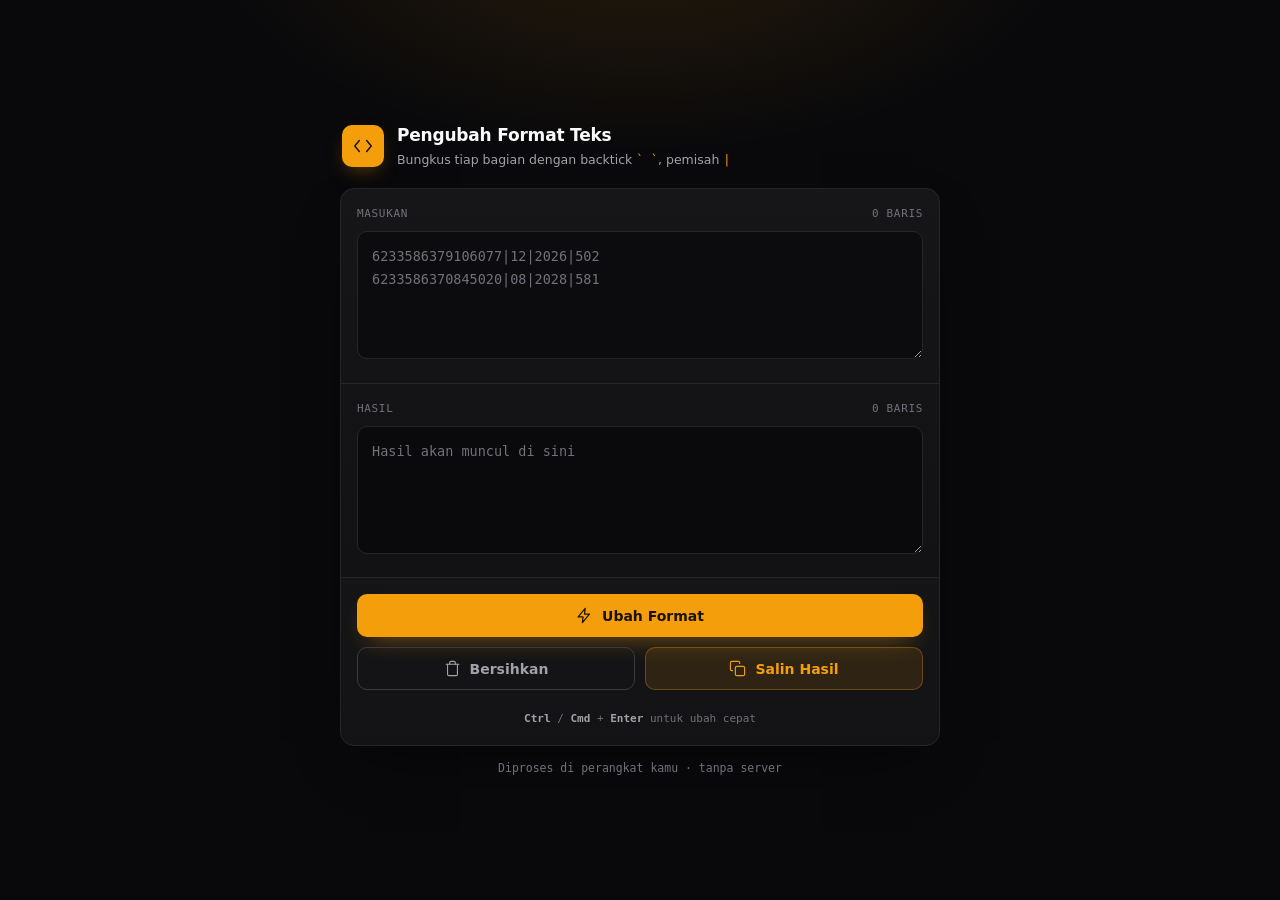
<file: src/tools/html/format_converter.html>
<!DOCTYPE html>
<html lang="id">
<head>
<meta charset="UTF-8">
<meta name="viewport" content="width=device-width, initial-scale=1.0">
<title>Pengubah Format Teks</title>
<style>
  /* ============================================================
     DESIGN READ: dev-utility redesign, dark-tech language,
     neutral zinc base + ONE warm accent (amber). Mono-forward.
     Restrained motion (intensity ~3). Offline, single file:
     no CDN fonts/icons (system + ui-monospace stacks).
     One accent locked. One radius scale: surfaces 14px,
     controls 10px. Icons = simple inline stroke SVG, 1.5px.
     ============================================================ */
  :root{
    --bg:#09090b;        /* zinc-950 */
    --panel:#161618;     /* zinc-900-ish */
    --panel-2:#101012;
    --inset:#0c0c0e;
    --line:#262629;      /* zinc-800 */
    --line-2:#3a3a3f;    /* zinc-700 */
    --txt:#fafafa;       /* zinc-50 */
    --mut:#a1a1aa;       /* zinc-400 */
    --mut-2:#71717a;     /* zinc-500 */
    --acc:#f59e0b;       /* amber-500 (single locked accent) */
    --acc-soft:rgba(245,158,11,.12);
    --acc-line:rgba(245,158,11,.30);
    --on-acc:#1a1205;    /* dark text on amber for AA contrast */
    --ok:#f59e0b;
    --err:#fb7185;       /* rose for error feedback only */
    --r-surface:14px;
    --r-control:10px;
    --mono:ui-monospace,"SF Mono","JetBrains Mono","Cascadia Code","Roboto Mono",Menlo,Consolas,monospace;
    --sans:system-ui,-apple-system,"Segoe UI",Roboto,Helvetica,Arial,sans-serif;
  }
  *{box-sizing:border-box}
  html,body{height:100%}
  body{
    margin:0;background:var(--bg);color:var(--txt);font-family:var(--sans);
    min-height:100dvh;display:flex;align-items:center;justify-content:center;
    padding:24px;line-height:1.55;-webkit-font-smoothing:antialiased;
    /* single soft accent wash, not a mesh */
    background-image:radial-gradient(620px 320px at 50% -8%,var(--acc-soft),transparent 70%);
    background-repeat:no-repeat;
  }
  .app{width:100%;max-width:600px;animation:in .5s cubic-bezier(.2,.8,.2,1) both}
  @keyframes in{from{opacity:0;transform:translateY(10px)}to{opacity:1;transform:none}}

  /* Header: left-aligned, intentional, not a centered hero */
  .top{display:flex;align-items:center;gap:13px;margin-bottom:18px;padding:0 2px}
  .mark{
    flex:none;width:42px;height:42px;border-radius:var(--r-control);
    background:var(--acc);color:var(--on-acc);display:grid;place-items:center;
    box-shadow:0 8px 20px -8px rgba(245,158,11,.5);
  }
  .top h1{margin:0;font-size:17px;font-weight:650;letter-spacing:-.2px}
  .top p{margin:2px 0 0;font-size:12.5px;color:var(--mut)}
  .top code{font-family:var(--mono);color:var(--acc);font-size:12px}

  .panel{
    background:linear-gradient(180deg,var(--panel),var(--panel-2));
    border:1px solid var(--line);border-radius:var(--r-surface);
    box-shadow:0 24px 60px -28px rgba(0,0,0,.8);overflow:hidden;
  }
  .field{padding:16px}
  .field + .field{border-top:1px solid var(--line)}
  .flabel{display:flex;align-items:center;justify-content:space-between;margin-bottom:9px}
  .flabel span{font-family:var(--mono);font-size:11px;letter-spacing:.06em;color:var(--mut-2);text-transform:uppercase}
  .count{font-family:var(--mono);font-size:11px;color:var(--mut-2)}
  textarea{
    width:100%;border:1px solid var(--line);background:var(--inset);color:var(--txt);
    border-radius:var(--r-control);padding:13px 14px;font-family:var(--mono);
    font-size:13.5px;line-height:1.7;resize:vertical;outline:none;min-height:128px;
    transition:border-color .15s,box-shadow .15s;
  }
  textarea::placeholder{color:var(--mut-2)}
  textarea:focus{border-color:var(--acc-line);box-shadow:0 0 0 3px var(--acc-soft)}
  textarea[readonly]{color:#fde9c8;background:#0a0a0c}

  /* action bar */
  .bar{display:grid;grid-template-columns:1fr;gap:10px;padding:16px;border-top:1px solid var(--line);background:rgba(255,255,255,.012)}
  .bar .secondary-row{display:grid;grid-template-columns:1fr 1fr;gap:10px}
  @media(max-width:420px){.bar .secondary-row{grid-template-columns:1fr}}

  .btn{
    border:1px solid transparent;cursor:pointer;font-family:var(--sans);font-weight:600;
    font-size:14px;padding:12px 16px;border-radius:var(--r-control);
    display:inline-flex;align-items:center;justify-content:center;gap:9px;
    transition:transform .12s ease,background .15s,border-color .15s,box-shadow .2s,color .15s;
  }
  .btn:active{transform:translateY(1px) scale(.985)}
  .btn svg{width:17px;height:17px;flex:none}
  /* primary: solid amber, dark text (AA pass) */
  .btn-primary{background:var(--acc);color:var(--on-acc);box-shadow:0 10px 26px -12px rgba(245,158,11,.6)}
  .btn-primary:hover{background:#fbb536;box-shadow:0 14px 30px -12px rgba(245,158,11,.7)}
  /* soft accent (same family, locked) */
  .btn-soft{background:var(--acc-soft);color:var(--acc);border-color:var(--acc-line)}
  .btn-soft:hover{background:rgba(245,158,11,.18)}
  /* ghost neutral */
  .btn-ghost{background:transparent;color:var(--mut);border-color:var(--line-2)}
  .btn-ghost:hover{color:var(--txt);border-color:var(--mut-2);background:rgba(255,255,255,.03)}
  .kbd{font-family:var(--mono);font-size:11px;color:var(--mut-2);text-align:center;padding:10px 0 2px}
  .kbd b{color:var(--mut);font-weight:600}

  .foot{text-align:center;font-size:11.5px;color:var(--mut-2);margin-top:14px;font-family:var(--mono)}

  /* toast */
  .toast{
    position:fixed;left:50%;bottom:24px;transform:translateX(-50%) translateY(150%);
    background:#1b1b1f;border:1px solid var(--line-2);color:var(--txt);
    padding:12px 16px;border-radius:var(--r-control);display:flex;align-items:center;gap:10px;
    font-size:13.5px;font-weight:550;box-shadow:0 18px 40px -16px rgba(0,0,0,.8);
    transition:transform .3s cubic-bezier(.2,.9,.3,1.1),opacity .3s;opacity:0;z-index:50;max-width:90vw;
  }
  .toast.show{transform:translateX(-50%) translateY(0);opacity:1}
  .toast svg{width:18px;height:18px;flex:none}
  .toast.success svg{color:var(--acc)}
  .toast.error svg{color:var(--err)}
</style>
</head>
<body>
  <div class="app">
    <div class="top">
      <div class="mark" aria-hidden="true">
        <svg viewBox="0 0 24 24" width="22" height="22" fill="none" stroke="currentColor" stroke-width="1.6" stroke-linecap="round" stroke-linejoin="round"><path d="M8 6 3 12l5 6"/><path d="m16 6 5 6-5 6"/></svg>
      </div>
      <div>
        <h1>Pengubah Format Teks</h1>
        <p>Bungkus tiap bagian dengan backtick <code>`&nbsp;`</code>, pemisah <code>|</code></p>
      </div>
    </div>

    <div class="panel">
      <div class="field">
        <div class="flabel">
          <span>Masukan</span>
          <span class="count" id="inCount">0 baris</span>
        </div>
        <textarea id="inputText" spellcheck="false" placeholder="6233586379106077|12|2026|502&#10;6233586370845020|08|2028|581"></textarea>
      </div>

      <div class="field">
        <div class="flabel">
          <span>Hasil</span>
          <span class="count" id="outCount">0 baris</span>
        </div>
        <textarea id="outputText" spellcheck="false" readonly placeholder="Hasil akan muncul di sini"></textarea>
      </div>

      <div class="bar">
        <button class="btn btn-primary" onclick="convertText()">
          <svg viewBox="0 0 24 24" fill="none" stroke="currentColor" stroke-width="1.7" stroke-linecap="round" stroke-linejoin="round"><path d="M13 2 3 14h7l-1 8 10-12h-7l1-8z"/></svg>
          Ubah Format
        </button>
        <div class="secondary-row">
          <button class="btn btn-ghost" onclick="clearAll()">
            <svg viewBox="0 0 24 24" fill="none" stroke="currentColor" stroke-width="1.6" stroke-linecap="round" stroke-linejoin="round"><path d="M3 6h18"/><path d="M19 6v14a2 2 0 0 1-2 2H7a2 2 0 0 1-2-2V6"/><path d="M8 6V4a2 2 0 0 1 2-2h4a2 2 0 0 1 2 2v2"/></svg>
            Bersihkan
          </button>
          <button class="btn btn-soft" onclick="copyText()">
            <svg viewBox="0 0 24 24" fill="none" stroke="currentColor" stroke-width="1.6" stroke-linecap="round" stroke-linejoin="round"><rect x="9" y="9" width="13" height="13" rx="2"/><path d="M5 15H4a2 2 0 0 1-2-2V4a2 2 0 0 1 2-2h9a2 2 0 0 1 2 2v1"/></svg>
            Salin Hasil
          </button>
        </div>
        <div class="kbd"><b>Ctrl</b> / <b>Cmd</b> + <b>Enter</b> untuk ubah cepat</div>
      </div>
    </div>

    <div class="foot">Diproses di perangkat kamu &middot; tanpa server</div>
  </div>

  <div id="toast" class="toast">
    <svg id="toastIcon" viewBox="0 0 24 24" fill="none" stroke="currentColor" stroke-width="1.8" stroke-linecap="round" stroke-linejoin="round"><path d="M20 6 9 17l-5-5"/></svg>
    <span id="toastMessage">Tersalin</span>
  </div>

<script>
  const $ = id => document.getElementById(id);
  const inEl = $('inputText'), outEl = $('outputText');

  const lineCount = v => v.trim() ? v.split('\n').filter(l => l.trim()).length : 0;
  function updateCounts(){
    $('inCount').textContent  = lineCount(inEl.value) + ' baris';
    $('outCount').textContent = lineCount(outEl.value) + ' baris';
  }
  inEl.addEventListener('input', updateCounts);

  function convertText(){
    const input = inEl.value;
    if(!input.trim()){ showToast('Masukkan teks terlebih dahulu', 'error'); inEl.focus(); return; }
    outEl.value = input.split('\n').map(line => {
      if(!line.trim()) return '';
      return line.split('|').map(p => '`' + p + '`').join('|');
    }).join('\n');
    updateCounts();
    showToast('Format berhasil diubah', 'success');
  }

  function clearAll(){
    inEl.value = ''; outEl.value = ''; updateCounts(); inEl.focus();
    showToast('Dibersihkan', 'success');
  }

  async function copyText(){
    if(!outEl.value){ showToast('Belum ada hasil untuk disalin', 'error'); return; }
    try{
      if(navigator.clipboard && navigator.clipboard.writeText){
        await navigator.clipboard.writeText(outEl.value);
      } else {
        outEl.select(); outEl.setSelectionRange(0, 99999);
        document.execCommand('copy'); window.getSelection().removeAllRanges();
      }
      showToast('Hasil tersalin ke clipboard', 'success');
    } catch(e){
      try{
        outEl.select(); outEl.setSelectionRange(0, 99999);
        document.execCommand('copy'); window.getSelection().removeAllRanges();
        showToast('Hasil tersalin', 'success');
      } catch(err){ showToast('Browser tidak mendukung copy otomatis', 'error'); }
    }
  }

  const ICON_OK  = '<path d="M20 6 9 17l-5-5"/>';
  const ICON_ERR = '<circle cx="12" cy="12" r="9"/><path d="M12 8v4"/><path d="M12 16h.01"/>';
  let toastTimeout;
  function showToast(message, type){
    const t = $('toast');
    $('toastMessage').textContent = message;
    $('toastIcon').innerHTML = type === 'success' ? ICON_OK : ICON_ERR;
    t.classList.remove('success','error');
    t.classList.add(type, 'show');
    clearTimeout(toastTimeout);
    toastTimeout = setTimeout(() => t.classList.remove('show'), 2500);
  }

  inEl.addEventListener('keydown', e => {
    if((e.ctrlKey || e.metaKey) && e.key === 'Enter') convertText();
  });
  updateCounts();
</script>
</body>
</html>
</file>
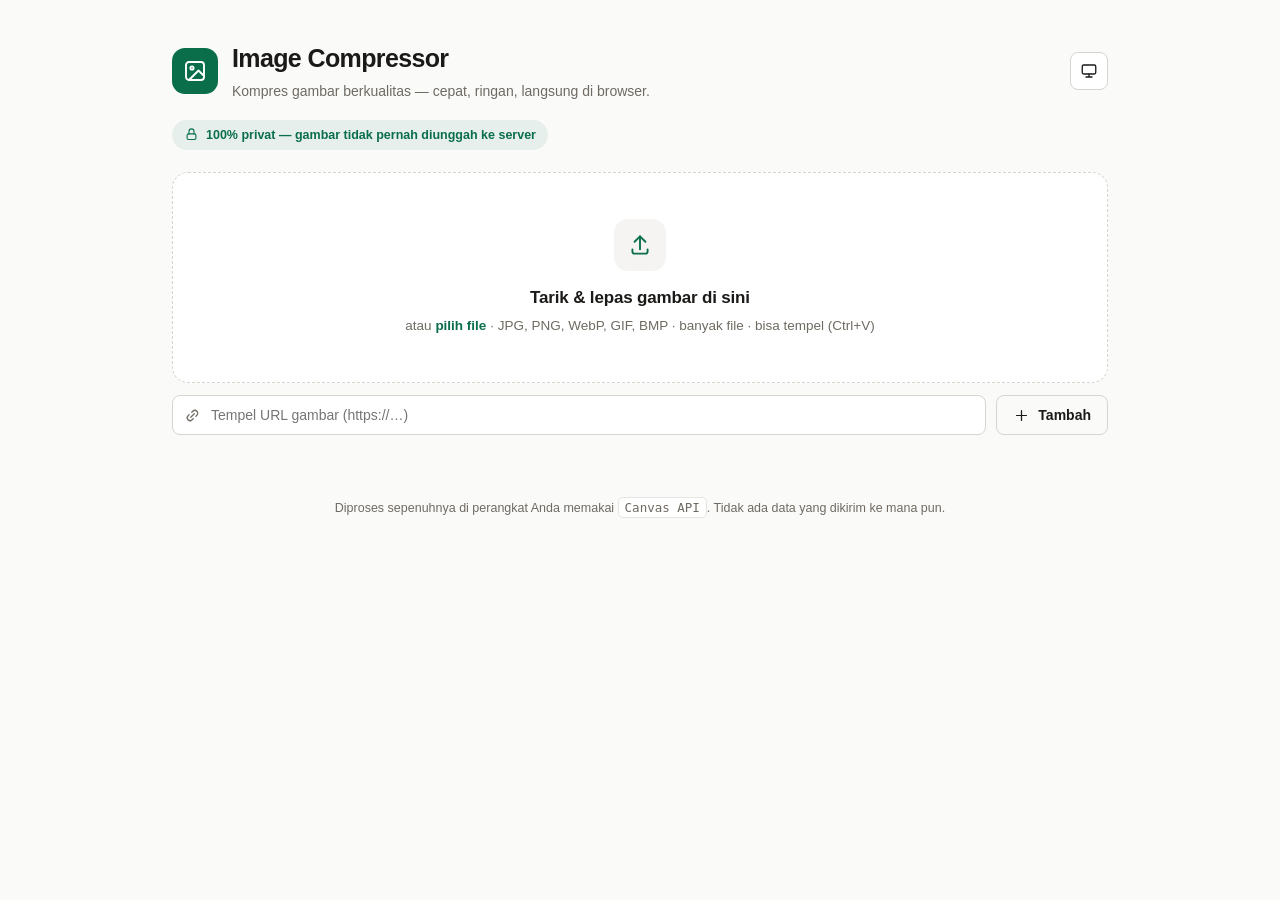
<file: src/tools/html/image-compressor.html>
<!DOCTYPE html>
<html lang="id">
<head>
<meta charset="UTF-8">
<meta name="viewport" content="width=device-width, initial-scale=1.0, viewport-fit=cover">
<title>Image Compressor — Kompres Gambar Privat</title>
<style>
  :root{
    --bg:#fafaf9; --panel:#ffffff; --panel-2:#f5f4f2; --ink:#1b1a18; --muted:#6f6a62;
    --line:#e7e5e1; --line-strong:#d8d5cf;
    --accent:#0a6e4b; --accent-press:#085c3e; --accent-tint:#0a6e4b14; --on-accent:#ffffff;
    --warn:#a8650f; --danger:#b23a2e;
    --r-sm:8px; --r-md:12px; --r-lg:16px;
    --shadow:0 1px 2px rgba(28,27,25,.05), 0 6px 20px rgba(28,27,25,.06);
    --shadow-lg:0 20px 50px rgba(20,20,18,.25);
    --mono:ui-monospace,SFMono-Regular,Menlo,Consolas,monospace;
    --sans:-apple-system,BlinkMacSystemFont,"Segoe UI",Roboto,Helvetica,Arial,sans-serif;
  }
  @media (prefers-color-scheme: dark){
    :root:not([data-theme="light"]){
      --bg:#121211; --panel:#1c1b1a; --panel-2:#232220; --ink:#f1efea; --muted:#9b958c;
      --line:#302e2b; --line-strong:#3b3936;
      --accent:#12a974; --accent-press:#0e8f62; --accent-tint:#12a97422; --on-accent:#06281c;
      --warn:#d99a3e; --danger:#e0675a;
      --shadow:0 1px 2px rgba(0,0,0,.4), 0 6px 20px rgba(0,0,0,.35);
      --shadow-lg:0 24px 60px rgba(0,0,0,.55);
    }
  }
  :root[data-theme="dark"]{
    --bg:#121211; --panel:#1c1b1a; --panel-2:#232220; --ink:#f1efea; --muted:#9b958c;
    --line:#302e2b; --line-strong:#3b3936;
    --accent:#12a974; --accent-press:#0e8f62; --accent-tint:#12a97422; --on-accent:#06281c;
    --warn:#d99a3e; --danger:#e0675a;
    --shadow:0 1px 2px rgba(0,0,0,.4), 0 6px 20px rgba(0,0,0,.35);
    --shadow-lg:0 24px 60px rgba(0,0,0,.55);
  }
  *{box-sizing:border-box}
  html,body{margin:0;padding:0}
  body{font-family:var(--sans);background:var(--bg);color:var(--ink);line-height:1.5;-webkit-font-smoothing:antialiased;text-rendering:optimizeLegibility}
  svg{display:block;stroke:currentColor;fill:none;stroke-width:1.75;stroke-linecap:round;stroke-linejoin:round}
  .wrap{max-width:980px;margin:0 auto;padding:40px 22px 96px}

  header.top{display:flex;align-items:center;gap:14px}
  .logo{width:46px;height:46px;border-radius:13px;background:var(--accent);color:var(--on-accent);display:grid;place-items:center;flex:none}
  .logo svg{width:24px;height:24px;stroke-width:1.9}
  .head-text{min-width:0}
  h1{font-size:25px;margin:0;letter-spacing:-.025em;font-weight:700}
  .sub{color:var(--muted);font-size:14px;margin:3px 0 0}
  .theme-btn{margin-left:auto;flex:none;background:var(--panel);border:1px solid var(--line-strong);color:var(--ink);border-radius:var(--r-sm);padding:9px;cursor:pointer;display:grid;place-items:center}
  .theme-btn svg{width:18px;height:18px}
  .theme-btn:hover{border-color:var(--accent);color:var(--accent)}
  .privacy{display:inline-flex;align-items:center;gap:7px;font-size:12.5px;color:var(--accent);background:var(--accent-tint);padding:6px 12px;border-radius:999px;margin-top:18px;font-weight:600}
  .privacy svg{width:15px;height:15px}

  .drop{margin-top:22px;border:1.5px dashed var(--line-strong);border-radius:var(--r-lg);background:var(--panel);padding:46px 24px;text-align:center;transition:border-color .18s, background .18s;cursor:pointer}
  .drop:hover,.drop.drag{border-color:var(--accent);background:var(--accent-tint)}
  .drop .ic{width:52px;height:52px;border-radius:14px;background:var(--panel-2);display:grid;place-items:center;margin:0 auto 14px;color:var(--accent)}
  .drop .ic svg{width:26px;height:26px}
  .drop h2{margin:0 0 5px;font-size:17px;font-weight:650;letter-spacing:-.01em}
  .drop p{margin:0;color:var(--muted);font-size:13.5px}
  .drop .browse{color:var(--accent);font-weight:650}

  .url-bar{margin-top:12px;display:flex;gap:10px;align-items:stretch}
  .url-input{position:relative;flex:1;display:flex;align-items:center}
  .url-input .lic{position:absolute;left:12px;color:var(--muted);pointer-events:none}
  .url-input .lic svg{width:17px;height:17px}
  .url-bar input{width:100%;padding:11px 12px 11px 38px;border:1px solid var(--line-strong);border-radius:var(--r-sm);background:var(--panel);color:var(--ink);font-size:14px;font-family:var(--sans)}
  .url-bar input:focus{outline:none;border-color:var(--accent);box-shadow:0 0 0 3px var(--accent-tint)}

  .controls{margin-top:18px;background:var(--panel);border:1px solid var(--line);border-radius:var(--r-lg);padding:20px;display:none;box-shadow:var(--shadow)}
  .controls.show{display:block}
  .ctrl-grid{display:grid;grid-template-columns:repeat(auto-fit,minmax(210px,1fr));gap:18px}
  .field label{display:flex;justify-content:space-between;align-items:baseline;font-size:12px;font-weight:650;margin-bottom:10px;color:var(--muted);text-transform:uppercase;letter-spacing:.05em}
  .field label .val{color:var(--ink);font-weight:700;text-transform:none;letter-spacing:0;font-size:13px}
  input[type=range]{width:100%;accent-color:var(--accent);height:4px}
  select,input[type=number]{width:100%;padding:10px 12px;border:1px solid var(--line-strong);border-radius:var(--r-sm);background:var(--bg);color:var(--ink);font-size:14px;font-family:var(--sans)}
  select:focus,input[type=number]:focus{outline:none;border-color:var(--accent);box-shadow:0 0 0 3px var(--accent-tint)}
  .hint{font-size:11.5px;color:var(--muted);margin-top:7px}

  .row-actions{display:flex;flex-wrap:wrap;gap:10px;margin-top:20px;align-items:center}
  button{font-family:var(--sans);font-size:14px;font-weight:600;border:none;border-radius:var(--r-sm);cursor:pointer;display:inline-flex;align-items:center;justify-content:center;gap:8px;transition:background .15s,border-color .15s,transform .06s,box-shadow .15s}
  button svg{width:17px;height:17px}
  button:active{transform:translateY(1px)}
  .btn-primary{background:var(--accent);color:var(--on-accent);padding:11px 18px}
  .btn-primary:hover{background:var(--accent-press)}
  .btn-ghost{background:transparent;color:var(--ink);border:1px solid var(--line-strong);padding:10px 16px}
  .btn-ghost:hover{background:var(--panel-2);border-color:var(--muted)}
  button:disabled{opacity:.45;cursor:not-allowed;transform:none}
  .summary{margin-left:auto;font-size:13px;color:var(--muted)}
  .summary b{color:var(--accent)}

  .seg{display:inline-flex;background:var(--panel-2);border:1px solid var(--line);border-radius:var(--r-sm);padding:3px;gap:3px}
  .seg button{padding:8px 13px;border-radius:6px;background:transparent;font-size:13px;color:var(--muted);font-weight:600;flex:1}
  .seg button.active{background:var(--panel);color:var(--ink);box-shadow:var(--shadow)}

  .totals{display:none;margin-top:16px;gap:12px;grid-template-columns:repeat(auto-fit,minmax(140px,1fr))}
  .totals.show{display:grid}
  .stat{background:var(--panel);border:1px solid var(--line);border-radius:var(--r-md);padding:15px 17px;box-shadow:var(--shadow)}
  .stat .k{font-size:11px;color:var(--muted);text-transform:uppercase;letter-spacing:.05em;font-weight:650}
  .stat .v{font-size:21px;font-weight:750;margin-top:5px;letter-spacing:-.02em}
  .stat .v.good{color:var(--accent)}

  .list{margin-top:20px;display:flex;flex-direction:column;gap:12px}
  .item{background:var(--panel);border:1px solid var(--line);border-radius:var(--r-md);padding:14px;display:grid;grid-template-columns:72px 1fr auto;gap:15px;align-items:center;box-shadow:var(--shadow)}
  .thumb{width:72px;height:72px;border-radius:var(--r-sm);object-fit:cover;background:var(--panel-2);border:1px solid var(--line);cursor:zoom-in;transition:filter .15s,border-color .15s}
  .thumb:hover{border-color:var(--accent)}
  .meta{min-width:0}
  .meta .name{font-weight:650;font-size:14px;white-space:nowrap;overflow:hidden;text-overflow:ellipsis;letter-spacing:-.01em}
  .meta .sizes{font-size:13px;color:var(--muted);margin-top:5px;display:flex;flex-wrap:wrap;gap:8px;align-items:center}
  .meta .sizes b{color:var(--ink)}
  .meta .dims{font-size:12px;color:var(--muted);margin-top:4px;font-family:var(--mono)}
  .arrow{width:14px;height:14px;opacity:.55}
  .saved{font-weight:700}
  .saved.good{color:var(--accent)} .saved.mild{color:var(--warn)} .saved.bad{color:var(--danger)}
  .bar{height:5px;border-radius:99px;background:var(--line);margin-top:9px;overflow:hidden}
  .bar>i{display:block;height:100%;background:var(--accent);width:0;transition:width .4s}
  .item-actions{display:flex;gap:8px;align-items:center}
  .icon-btn{background:var(--panel-2);border:1px solid var(--line);border-radius:var(--r-sm);padding:8px 11px;font-size:13px;color:var(--ink)}
  .icon-btn svg{width:15px;height:15px}
  .icon-btn:hover{border-color:var(--accent);color:var(--accent)}
  .icon-btn.only{padding:8px}
  .badge{font-size:10.5px;font-weight:700;padding:3px 7px;border-radius:5px;background:var(--panel-2);color:var(--muted);text-transform:uppercase;letter-spacing:.03em}
  .badge.fmt{background:var(--accent-tint);color:var(--accent)}
  .spin{width:15px;height:15px;border:2px solid var(--line);border-top-color:var(--accent);border-radius:50%;animation:sp .7s linear infinite}
  @keyframes sp{to{transform:rotate(360deg)}}
  footer{margin-top:44px;text-align:center;color:var(--muted);font-size:12.5px}
  footer code{font-family:var(--mono);background:var(--panel);padding:2px 6px;border-radius:5px;border:1px solid var(--line)}

  /* Modal */
  .modal{position:fixed;inset:0;background:rgba(15,15,13,.66);backdrop-filter:blur(5px);display:none;align-items:center;justify-content:center;z-index:50;padding:20px}
  .modal.show{display:flex}
  .modal-card{background:var(--panel);border-radius:var(--r-lg);max-width:900px;width:100%;max-height:92vh;overflow:auto;box-shadow:var(--shadow-lg);border:1px solid var(--line)}
  .modal-head{display:flex;align-items:center;justify-content:space-between;padding:16px 20px;border-bottom:1px solid var(--line);position:sticky;top:0;background:var(--panel);z-index:2}
  .modal-head .name{font-weight:700;font-size:15px;white-space:nowrap;overflow:hidden;text-overflow:ellipsis;margin-right:12px;letter-spacing:-.01em}
  .close{background:var(--panel-2);border:1px solid var(--line);border-radius:var(--r-sm);width:36px;height:36px;cursor:pointer;flex:none;color:var(--ink);display:grid;place-items:center}
  .close svg{width:17px;height:17px}
  .close:hover{border-color:var(--accent);color:var(--accent)}
  .modal-body{padding:20px}
  .modal-body .seg{margin-bottom:16px}
  .compare{position:relative;width:100%;max-height:60vh;overflow:hidden;border-radius:var(--r-md);border:1px solid var(--line);background:repeating-conic-gradient(#80808014 0% 25%,transparent 0% 50%) 50%/22px 22px;user-select:none;touch-action:none;display:none}
  .compare.show{display:block}
  .compare img{display:block;width:100%;height:auto;max-height:60vh;object-fit:contain;pointer-events:none}
  .compare .after-wrap{position:absolute;inset:0;overflow:hidden;width:50%}
  .compare .after-wrap img{width:100vw;max-width:none}
  .compare .handle{position:absolute;top:0;bottom:0;left:50%;width:2px;background:#fff;box-shadow:0 0 0 1px rgba(0,0,0,.25);transform:translateX(-50%);cursor:ew-resize}
  .compare .handle::after{content:"";position:absolute;top:50%;left:50%;transform:translate(-50%,-50%);width:38px;height:38px;background:#fff;border-radius:50%;box-shadow:0 2px 10px rgba(0,0,0,.35);background-image:url("data:image/svg+xml,%3Csvg xmlns='http://www.w3.org/2000/svg' width='20' height='20' viewBox='0 0 24 24' fill='none' stroke='%23222' stroke-width='2' stroke-linecap='round' stroke-linejoin='round'%3E%3Cpath d='M9 7l-5 5 5 5'/%3E%3Cpath d='M15 7l5 5-5 5'/%3E%3C/svg%3E");background-repeat:no-repeat;background-position:center}
  .compare .tag{position:absolute;top:10px;font-size:10.5px;font-weight:700;padding:4px 9px;border-radius:5px;background:rgba(0,0,0,.62);color:#fff;letter-spacing:.05em}
  .compare .tag.l{left:10px} .compare .tag.r{right:10px}
  .side{display:none;grid-template-columns:1fr 1fr;gap:14px}
  .side.show{display:grid}
  .side figure{margin:0}
  .side figcaption{font-size:12px;color:var(--muted);margin-bottom:7px;font-weight:650;text-transform:uppercase;letter-spacing:.04em}
  .side img{width:100%;border-radius:var(--r-sm);border:1px solid var(--line);background:repeating-conic-gradient(#80808014 0% 25%,transparent 0% 50%) 50%/18px 18px}
  .info-table{width:100%;border-collapse:collapse;margin-top:20px;font-size:13.5px}
  .info-table td{padding:10px 4px;border-bottom:1px solid var(--line)}
  .info-table tr:last-child td{border-bottom:none}
  .info-table td:first-child{color:var(--muted)}
  .info-table td:last-child{font-weight:650;text-align:right;font-family:var(--mono)}
  .modal-foot{display:flex;gap:10px;padding:16px 20px;border-top:1px solid var(--line);position:sticky;bottom:0;background:var(--panel)}

  /* Toast */
  .toast{position:fixed;left:50%;bottom:24px;transform:translateX(-50%) translateY(20px);background:var(--ink);color:var(--bg);padding:11px 18px;border-radius:999px;font-size:13.5px;font-weight:600;opacity:0;pointer-events:none;transition:opacity .2s,transform .2s;z-index:60;box-shadow:var(--shadow-lg)}
  .toast.show{opacity:1;transform:translateX(-50%) translateY(0)}

  /* Mobile */
  @media(max-width:620px){
    .wrap{padding:26px 16px 90px}
    h1{font-size:22px}
    .drop{padding:36px 18px}
    .url-bar{flex-direction:column}
    .row-actions{gap:8px}
    .row-actions button{flex:1 1 auto}
    #compressAll{flex-basis:100%}
    .summary{margin-left:0;flex-basis:100%;text-align:center;order:5}
    .item{grid-template-columns:56px 1fr;gap:12px;padding:12px}
    .item-actions{grid-column:1/-1;justify-content:flex-end}
    .modal{padding:0}
    .modal-card{max-height:100vh;height:100vh;border-radius:0;border:none}
    .modal-foot button{flex:1}
  }
</style>
</head>
<body>
<div class="wrap">
  <header class="top">
    <div class="logo" data-icon="image"></div>
    <div class="head-text">
      <h1>Image Compressor</h1>
      <p class="sub">Kompres gambar berkualitas — cepat, ringan, langsung di browser.</p>
    </div>
    <button class="theme-btn" id="themeBtn" title="Ganti tema" aria-label="Ganti tema"></button>
  </header>
  <span class="privacy"><span data-icon="lock"></span> 100% privat — gambar tidak pernah diunggah ke server</span>

  <div id="drop" class="drop">
    <div class="ic" data-icon="upload"></div>
    <h2>Tarik &amp; lepas gambar di sini</h2>
    <p>atau <span class="browse">pilih file</span> · JPG, PNG, WebP, GIF, BMP · banyak file · bisa tempel (Ctrl+V)</p>
    <input id="file" type="file" accept="image/*" multiple hidden>
  </div>

  <div class="url-bar">
    <label class="url-input">
      <span class="lic" data-icon="link"></span>
      <input id="urlInput" type="url" placeholder="Tempel URL gambar (https://…)" inputmode="url">
    </label>
    <button class="btn-ghost" id="urlAdd"><span data-icon="plus"></span> Tambah</button>
  </div>

  <div id="controls" class="controls">
    <div class="ctrl-grid">
      <div class="field">
        <label>Mode</label>
        <div class="seg" id="modeSeg">
          <button data-mode="quality" class="active">Kualitas</button>
          <button data-mode="target">Target ukuran</button>
        </div>
      </div>
      <div class="field" id="fQuality">
        <label>Kualitas <span class="val" id="qVal">80%</span></label>
        <input id="quality" type="range" min="10" max="100" value="80" step="1">
        <div class="hint">Lebih rendah = file lebih kecil</div>
      </div>
      <div class="field" id="fTarget" style="display:none">
        <label>Target per gambar (KB)</label>
        <input id="targetkb" type="number" min="5" placeholder="mis. 200">
        <div class="hint">Kualitas dicari otomatis (JPEG/WebP)</div>
      </div>
      <div class="field">
        <label>Format output</label>
        <select id="format">
          <option value="image/jpeg">JPEG (terkecil, untuk foto)</option>
          <option value="image/webp" selected>WebP (modern, efisien)</option>
          <option value="image/png">PNG (lossless)</option>
          <option value="keep">Sama seperti asli</option>
        </select>
        <div class="hint">WebP biasanya 25–35% lebih kecil dari JPEG</div>
      </div>
      <div class="field">
        <label>Lebar maksimum (px)</label>
        <input id="maxw" type="number" min="0" placeholder="kosong = ukuran tetap">
        <div class="hint">Perkecil dimensi untuk hemat lebih banyak</div>
      </div>
    </div>
    <div class="row-actions">
      <button class="btn-primary" id="compressAll"><span data-icon="bolt"></span> Kompres semua</button>
      <button class="btn-ghost" id="downloadZip" disabled><span data-icon="zip"></span> Download .zip</button>
      <button class="btn-ghost" id="clearAll"><span data-icon="trash"></span> Hapus semua</button>
      <span class="summary" id="summary"></span>
    </div>
  </div>

  <div id="totals" class="totals">
    <div class="stat"><div class="k">Gambar selesai</div><div class="v" id="tCount">0</div></div>
    <div class="stat"><div class="k">Ukuran asli</div><div class="v" id="tOrig">0</div></div>
    <div class="stat"><div class="k">Ukuran baru</div><div class="v" id="tNew">0</div></div>
    <div class="stat"><div class="k">Total hemat</div><div class="v good" id="tSaved">0%</div></div>
  </div>

  <div id="list" class="list"></div>

  <footer>Diproses sepenuhnya di perangkat Anda memakai <code>Canvas API</code>. Tidak ada data yang dikirim ke mana pun.</footer>
</div>

<div id="modal" class="modal">
  <div class="modal-card">
    <div class="modal-head">
      <span class="name" id="mName">—</span>
      <button class="close" id="mClose" aria-label="Tutup"><span data-icon="close"></span></button>
    </div>
    <div class="modal-body">
      <div class="seg">
        <button id="segCompare" class="active">Geser banding</button>
        <button id="segSide">Sisi demi sisi</button>
      </div>
      <div class="compare show" id="compare">
        <span class="tag l">ASLI</span>
        <img id="cmpBefore" alt="asli">
        <div class="after-wrap" id="afterWrap"><span class="tag r">HASIL</span><img id="cmpAfter" alt="hasil"></div>
        <div class="handle" id="handle"></div>
      </div>
      <div class="side" id="side">
        <figure><figcaption>Asli</figcaption><img id="sideBefore" alt="asli"></figure>
        <figure><figcaption>Hasil</figcaption><img id="sideAfter" alt="hasil"></figure>
      </div>
      <table class="info-table">
        <tr><td>Nama file</td><td id="iName">—</td></tr>
        <tr><td>Format</td><td id="iFmt">—</td></tr>
        <tr><td>Dimensi</td><td id="iDims">—</td></tr>
        <tr><td>Ukuran asli</td><td id="iOrig">—</td></tr>
        <tr><td>Ukuran hasil</td><td id="iNew">—</td></tr>
        <tr><td>Penghematan</td><td id="iSaved">—</td></tr>
      </table>
    </div>
    <div class="modal-foot">
      <button class="btn-primary" id="mDownload"><span data-icon="download"></span> Download hasil</button>
      <button class="btn-ghost" id="mClose2">Tutup</button>
    </div>
  </div>
</div>

<div class="toast" id="toast"></div>

<script>
(function(){
  const $ = s => document.querySelector(s);
  const ICONS={
    image:'<svg viewBox="0 0 24 24"><rect x="3" y="3" width="18" height="18" rx="3"/><circle cx="9" cy="9" r="1.6"/><path d="m20 16-4.5-4.5L6 21"/></svg>',
    lock:'<svg viewBox="0 0 24 24"><rect x="5" y="11" width="14" height="9" rx="2"/><path d="M8 11V7a4 4 0 0 1 8 0v4"/></svg>',
    upload:'<svg viewBox="0 0 24 24"><path d="M12 16V4"/><path d="m7 9 5-5 5 5"/><path d="M5 16v2a2 2 0 0 0 2 2h10a2 2 0 0 0 2-2v-2"/></svg>',
    download:'<svg viewBox="0 0 24 24"><path d="M12 4v12"/><path d="m7 11 5 5 5-5"/><path d="M5 20h14"/></svg>',
    trash:'<svg viewBox="0 0 24 24"><path d="M4 7h16"/><path d="M10 11v6M14 11v6"/><path d="m6 7 1 13a2 2 0 0 0 2 2h6a2 2 0 0 0 2-2l1-13"/><path d="M9 7V4a1 1 0 0 1 1-1h4a1 1 0 0 1 1 1v3"/></svg>',
    bolt:'<svg viewBox="0 0 24 24"><path d="M13 2 4 14h7l-1 8 9-12h-7l1-8Z"/></svg>',
    search:'<svg viewBox="0 0 24 24"><circle cx="11" cy="11" r="7"/><path d="m21 21-4.3-4.3"/></svg>',
    close:'<svg viewBox="0 0 24 24"><path d="M6 6l12 12M18 6 6 18"/></svg>',
    arrow:'<svg viewBox="0 0 24 24"><path d="M5 12h14"/><path d="m13 6 6 6-6 6"/></svg>',
    link:'<svg viewBox="0 0 24 24"><path d="M9.5 14.5 14.5 9.5"/><path d="M11 7.5 12.5 6a4 4 0 0 1 5.7 5.7l-1.5 1.5"/><path d="M13 16.5 11.5 18a4 4 0 0 1-5.7-5.7l1.5-1.5"/></svg>',
    plus:'<svg viewBox="0 0 24 24"><path d="M12 5v14M5 12h14"/></svg>',
    zip:'<svg viewBox="0 0 24 24"><path d="M21 8 12 3 3 8v8l9 5 9-5Z"/><path d="m3 8 9 5 9-5"/><path d="M12 13v8"/></svg>',
    sun:'<svg viewBox="0 0 24 24"><circle cx="12" cy="12" r="4"/><path d="M12 2v2M12 20v2M4 12H2M22 12h-2M5.6 5.6 4.2 4.2M19.8 19.8l-1.4-1.4M18.4 5.6l1.4-1.4M4.2 19.8l1.4-1.4"/></svg>',
    moon:'<svg viewBox="0 0 24 24"><path d="M21 12.8A8 8 0 1 1 11.2 3 6 6 0 0 0 21 12.8Z"/></svg>',
    monitor:'<svg viewBox="0 0 24 24"><rect x="3" y="4" width="18" height="12" rx="2"/><path d="M8 20h8M12 16v4"/></svg>'
  };
  const ic = name => ICONS[name]||'';
  function paintIcons(root){ (root||document).querySelectorAll('[data-icon]').forEach(el=>{ el.innerHTML=ic(el.dataset.icon); }); }
  paintIcons();

  // ---- Toast ----
  const toastEl=$('#toast'); let toastT=null;
  function toast(msg){ toastEl.textContent=msg; toastEl.classList.add('show'); clearTimeout(toastT); toastT=setTimeout(()=>toastEl.classList.remove('show'),2600); }

  // ---- Settings persistence ----
  const LS='imgcomp.settings';
  function loadSettings(){ try{ return JSON.parse(localStorage.getItem(LS))||{}; }catch(e){ return {}; } }
  function saveSettings(){ try{ localStorage.setItem(LS, JSON.stringify({
      quality:quality.value, format:format.value, maxw:maxw.value, mode, target:targetkb.value, theme
    })); }catch(e){} }

  const drop=$('#drop'), fileInput=$('#file'), controls=$('#controls'),
        list=$('#list'), quality=$('#quality'), qVal=$('#qVal'),
        format=$('#format'), maxw=$('#maxw'), summary=$('#summary'),
        targetkb=$('#targetkb'), modeSeg=$('#modeSeg'), fQuality=$('#fQuality'), fTarget=$('#fTarget'),
        btnCompress=$('#compressAll'), btnZip=$('#downloadZip'), btnClear=$('#clearAll'),
        totals=$('#totals'), urlInput=$('#urlInput'), urlAdd=$('#urlAdd'), themeBtn=$('#themeBtn');

  let items=[]; let idc=0; let modalItem=null; let mode='quality';
  let theme='auto'; // auto | light | dark

  // ---- Theme ----
  function applyTheme(){
    if(theme==='auto') document.documentElement.removeAttribute('data-theme');
    else document.documentElement.setAttribute('data-theme',theme);
    themeBtn.innerHTML=ic(theme==='auto'?'monitor':theme==='light'?'sun':'moon');
    themeBtn.title='Tema: '+(theme==='auto'?'otomatis':theme==='light'?'terang':'gelap');
  }
  themeBtn.addEventListener('click',()=>{ theme = theme==='auto'?'light':theme==='light'?'dark':'auto'; applyTheme(); saveSettings(); });

  // restore settings
  (function(){
    const s=loadSettings();
    if(s.quality) quality.value=s.quality;
    if(s.format) format.value=s.format;
    if(s.maxw) maxw.value=s.maxw;
    if(s.target) targetkb.value=s.target;
    if(s.theme) theme=s.theme;
    if(s.mode) setMode(s.mode,true);
    qVal.textContent=quality.value+'%';
    applyTheme();
  })();

  const fmtBytes = b => { if(b===0||b==null) return '0 B'; const u=['B','KB','MB','GB']; const i=Math.floor(Math.log(b)/Math.log(1024)); return (b/Math.pow(1024,i)).toFixed(i?1:0)+' '+u[i]; };
  const extFor = mime => ({'image/jpeg':'jpg','image/webp':'webp','image/png':'png'}[mime]||'img');
  const fmtName = mime => ({'image/jpeg':'JPEG','image/webp':'WebP','image/png':'PNG','image/gif':'GIF','image/bmp':'BMP'}[mime]||mime);

  // ---- Mode toggle ----
  function setMode(m,silent){ mode=m;
    modeSeg.querySelectorAll('button').forEach(b=>b.classList.toggle('active',b.dataset.mode===m));
    fQuality.style.display = m==='quality'?'':'none';
    fTarget.style.display = m==='target'?'':'none';
    if(!silent) saveSettings();
  }
  modeSeg.querySelectorAll('button').forEach(b=>b.addEventListener('click',()=>setMode(b.dataset.mode)));

  quality.addEventListener('input',()=>{ qVal.textContent=quality.value+'%'; saveSettings(); });
  [format,maxw,targetkb].forEach(el=>el.addEventListener('change',saveSettings));

  // ---- Input handlers ----
  drop.addEventListener('click',()=>fileInput.click());
  fileInput.addEventListener('change',e=>{ addFiles(e.target.files); fileInput.value=''; });
  ['dragenter','dragover'].forEach(ev=>drop.addEventListener(ev,e=>{e.preventDefault();drop.classList.add('drag');}));
  ['dragleave','drop'].forEach(ev=>drop.addEventListener(ev,e=>{e.preventDefault();drop.classList.remove('drag');}));
  drop.addEventListener('drop',e=>{ if(e.dataTransfer.files) addFiles(e.dataTransfer.files); });
  window.addEventListener('paste',e=>{ if(e.target===urlInput) return; if(e.clipboardData&&e.clipboardData.files.length) addFiles(e.clipboardData.files); });

  // ---- URL upload ----
  async function addFromUrl(url){
    url=(url||'').trim(); if(!url) return;
    urlAdd.disabled=true; urlAdd.innerHTML='<span class="spin"></span> Memuat';
    try{
      const res=await fetch(url,{mode:'cors'});
      if(!res.ok) throw new Error('HTTP '+res.status);
      const blob=await res.blob();
      if(!blob.type.startsWith('image/')) throw new Error('Bukan gambar');
      let name=(url.split('/').pop()||'gambar').split('?')[0]||'gambar';
      if(!/\.[a-z0-9]+$/i.test(name)) name+='.'+extFor(blob.type);
      const file=new File([blob],name,{type:blob.type});
      addFiles([file]); urlInput.value=''; toast('Gambar dari URL ditambahkan');
    }catch(err){ console.error(err); toast('Gagal memuat URL (mungkin diblokir CORS)'); }
    urlAdd.disabled=false; urlAdd.innerHTML=ic('plus')+' Tambah';
  }
  urlAdd.addEventListener('click',()=>addFromUrl(urlInput.value));
  urlInput.addEventListener('keydown',e=>{ if(e.key==='Enter'){ e.preventDefault(); addFromUrl(urlInput.value); } });

  function addFiles(fileList){
    const imgs=[...fileList].filter(f=>f.type.startsWith('image/'));
    if(!imgs.length) return;
    imgs.forEach(f=>{
      const it={id:++idc,file:f,origSize:f.size,name:f.name||'gambar',origType:f.type,
                outBlob:null,outUrl:null,outSize:0,status:'idle',ow:0,oh:0,nw:0,nh:0};
      it.thumbUrl=URL.createObjectURL(f);
      items.push(it);
      const im=new Image(); im.onload=()=>{ it.ow=im.naturalWidth; it.oh=im.naturalHeight; render(); }; im.src=it.thumbUrl;
    });
    controls.classList.add('show');
    render();
  }

  function render(){
    list.innerHTML='';
    items.forEach(it=>{
      const el=document.createElement('div'); el.className='item'; el.dataset.id=it.id;
      const pct = it.outSize ? Math.round((1-it.outSize/it.origSize)*100) : 0;
      const savedCls = pct>=40?'good':pct>=10?'mild':'bad';
      const dimsTxt = it.ow ? (it.status==='done' && (it.nw!==it.ow||it.nh!==it.oh)
            ? it.ow+'×'+it.oh+' → '+it.nw+'×'+it.nh : it.ow+'×'+it.oh) : '';
      el.innerHTML=
        '<img class="thumb" src="'+it.thumbUrl+'" alt="" title="Klik untuk preview">'+
        '<div class="meta">'+
          '<div class="name">'+escapeHtml(it.name)+'</div>'+
          '<div class="sizes">'+
            '<span class="badge fmt">'+fmtName(it.origType)+'</span>'+
            '<span>'+fmtBytes(it.origSize)+'</span>'+
            (it.status==='done'?'<span class="arrow">'+ic('arrow')+'</span><span class="badge fmt">'+fmtName(it.outMime)+'</span><span><b>'+fmtBytes(it.outSize)+'</b></span>'+
              '<span class="saved '+savedCls+'">'+(pct>=0?'−'+pct:'+'+Math.abs(pct))+'%</span>':'')+
            (it.status==='working'?'<span class="spin"></span><span>memproses…</span>':'')+
            (it.status==='idle'?'<span class="badge">siap</span>':'')+
          '</div>'+
          (dimsTxt?'<div class="dims">'+dimsTxt+' px</div>':'')+
          '<div class="bar"><i style="width:'+(it.status==='done'?Math.max(0,Math.min(100,pct)):0)+'%"></i></div>'+
        '</div>'+
        '<div class="item-actions">'+
          (it.status==='done'?'<button class="icon-btn preview">'+ic('search')+' Preview</button><button class="icon-btn dl">'+ic('download')+' Unduh</button>':'')+
          '<button class="icon-btn only rm" aria-label="Hapus">'+ic('close')+'</button>'+
        '</div>';
      el.querySelector('.thumb').addEventListener('click',()=>{ if(it.status==='done') openModal(it); });
      el.querySelector('.rm').addEventListener('click',()=>removeItem(it.id));
      const dl=el.querySelector('.dl'); if(dl) dl.addEventListener('click',()=>downloadItem(it));
      const pv=el.querySelector('.preview'); if(pv) pv.addEventListener('click',()=>openModal(it));
      list.appendChild(el);
    });
    updateSummary();
  }

  function escapeHtml(s){return s.replace(/[&<>"']/g,c=>({'&':'&amp;','<':'&lt;','>':'&gt;','"':'&quot;',"'":'&#39;'}[c]));}

  function removeItem(id){
    const it=items.find(x=>x.id===id);
    if(it){ URL.revokeObjectURL(it.thumbUrl); if(it.outUrl)URL.revokeObjectURL(it.outUrl); }
    items=items.filter(x=>x.id!==id);
    if(!items.length) controls.classList.remove('show');
    render();
  }
  btnClear.addEventListener('click',()=>{
    items.forEach(it=>{URL.revokeObjectURL(it.thumbUrl); if(it.outUrl)URL.revokeObjectURL(it.outUrl);});
    items=[]; controls.classList.remove('show'); render();
  });

  function encodeCanvas(bitmap,w,h,mime,q){
    const c=document.createElement('canvas'); c.width=w; c.height=h;
    const ctx=c.getContext('2d');
    if(mime==='image/jpeg'){ ctx.fillStyle='#fff'; ctx.fillRect(0,0,w,h); }
    ctx.drawImage(bitmap,0,0,w,h);
    return new Promise(res=>c.toBlob(res,mime,q));
  }

  async function compressOne(it){
    it.status='working'; render();
    try{
      const bitmap = await loadBitmap(it.file);
      let width=bitmap.width||bitmap.naturalWidth, height=bitmap.height||bitmap.naturalHeight;
      it.ow=width; it.oh=height;
      const mw=parseInt(maxw.value,10);
      if(mw&&mw>0&&width>mw){ height=Math.round(height*(mw/width)); width=mw; }
      let outMime=format.value;
      if(outMime==='keep'){ outMime=(it.file.type==='image/png'||it.file.type==='image/webp')?it.file.type:'image/jpeg'; }
      let blob;
      if(mode==='target' && (outMime==='image/jpeg'||outMime==='image/webp')){
        const targetBytes=Math.max(5,parseInt(targetkb.value,10)||200)*1024;
        let lo=0.05, hi=1.0, best=null, smallest=null;
        for(let i=0;i<8;i++){ const mid=(lo+hi)/2; const b=await encodeCanvas(bitmap,width,height,outMime,mid);
          if(!smallest||b.size<smallest.size) smallest=b;
          if(b.size<=targetBytes){ best=b; lo=mid; } else { hi=mid; } }
        blob=best||smallest;
      } else {
        blob=await encodeCanvas(bitmap,width,height,outMime,quality.value/100);
      }
      if(bitmap.close) bitmap.close();
      if(!blob) throw new Error('encode failed');
      if(it.outUrl) URL.revokeObjectURL(it.outUrl);
      it.outBlob=blob; it.outSize=blob.size; it.outUrl=URL.createObjectURL(blob);
      it.outMime=outMime; it.nw=width; it.nh=height;
      it.outName=it.name.replace(/\.[^.]+$/,'')+'-compressed.'+extFor(outMime);
      it.status='done';
    }catch(err){ console.error(err); it.status='idle'; toast('Gagal memproses '+it.name); }
    render();
  }

  function loadBitmap(file){
    if(window.createImageBitmap){ return createImageBitmap(file); }
    return new Promise((res,rej)=>{ const img=new Image(); img.onload=()=>res(img); img.onerror=rej; img.src=URL.createObjectURL(file); });
  }

  btnCompress.addEventListener('click',async()=>{
    btnCompress.disabled=true;
    for(const it of items){ if(it.status!=='done') await compressOne(it); }
    btnCompress.disabled=false;
    const n=items.filter(i=>i.status==='done').length;
    if(n) toast(n+' gambar selesai dikompres');
  });

  function downloadItem(it){
    if(!it.outUrl) return;
    const a=document.createElement('a'); a.href=it.outUrl; a.download=it.outName||'compressed.'+extFor(it.outMime);
    document.body.appendChild(a); a.click(); a.remove();
  }

  // ---- ZIP (store, no compression) ----
  function crc32(bytes){ let table=crc32.t;
    if(!table){ table=crc32.t=new Uint32Array(256); for(let n=0;n<256;n++){ let c=n; for(let k=0;k<8;k++) c=c&1?(0xEDB88320^(c>>>1)):(c>>>1); table[n]=c>>>0; } }
    let crc=0xFFFFFFFF; for(let i=0;i<bytes.length;i++) crc=(crc>>>8)^table[(crc^bytes[i])&0xFF];
    return (crc^0xFFFFFFFF)>>>0;
  }
  function concat(arrs){ let len=0; arrs.forEach(a=>len+=a.length); const out=new Uint8Array(len); let o=0; arrs.forEach(a=>{ out.set(a,o); o+=a.length; }); return out; }
  function u16(v){ const b=new Uint8Array(2); b[0]=v&255; b[1]=(v>>>8)&255; return b; }
  function u32(v){ v=v>>>0; const b=new Uint8Array(4); b[0]=v&255; b[1]=(v>>>8)&255; b[2]=(v>>>16)&255; b[3]=(v>>>24)&255; return b; }
  async function buildZip(entries){
    const enc=new TextEncoder(); const locals=[]; const centrals=[]; let offset=0;
    for(const e of entries){
      const nameBytes=enc.encode(e.name); const crc=crc32(e.data); const size=e.data.length;
      const local=concat([u32(0x04034b50),u16(20),u16(0),u16(0),u16(0),u16(0),u32(crc),u32(size),u32(size),u16(nameBytes.length),u16(0),nameBytes,e.data]);
      locals.push(local);
      centrals.push(concat([u32(0x02014b50),u16(20),u16(20),u16(0),u16(0),u16(0),u16(0),u32(crc),u32(size),u32(size),u16(nameBytes.length),u16(0),u16(0),u16(0),u16(0),u32(0),u32(offset),nameBytes]));
      offset+=local.length;
    }
    const cd=concat(centrals);
    const end=concat([u32(0x06054b50),u16(0),u16(0),u16(entries.length),u16(entries.length),u32(cd.length),u32(offset),u16(0)]);
    return new Blob([...locals,cd,end],{type:'application/zip'});
  }
  btnZip.addEventListener('click',async()=>{
    const done=items.filter(i=>i.status==='done'); if(!done.length) return;
    btnZip.disabled=true; btnZip.innerHTML='<span class="spin"></span> Mengemas';
    try{
      const seen={}; const entries=[];
      for(const it of done){
        let name=it.outName||('compressed.'+extFor(it.outMime));
        if(seen[name]){ const n=++seen[name]; name=name.replace(/(\.[^.]+)$/,'-'+n+'$1'); } else seen[it.outName||name]=1;
        entries.push({name, data:new Uint8Array(await it.outBlob.arrayBuffer())});
      }
      const zip=await buildZip(entries);
      const url=URL.createObjectURL(zip);
      const a=document.createElement('a'); a.href=url; a.download='gambar-terkompres.zip'; document.body.appendChild(a); a.click(); a.remove();
      setTimeout(()=>URL.revokeObjectURL(url),1000);
      toast('ZIP berisi '+entries.length+' gambar diunduh');
    }catch(err){ console.error(err); toast('Gagal membuat ZIP'); }
    btnZip.disabled=false; btnZip.innerHTML=ic('zip')+' Download .zip';
  });

  function updateSummary(){
    const done=items.filter(i=>i.status==='done');
    btnZip.disabled=!done.length;
    if(!done.length){ totals.classList.remove('show'); summary.textContent=items.length?items.length+' gambar siap dikompres':''; return; }
    const orig=done.reduce((s,i)=>s+i.origSize,0); const out=done.reduce((s,i)=>s+i.outSize,0);
    const pct=Math.round((1-out/orig)*100);
    summary.innerHTML=done.length+' selesai · <b>hemat '+pct+'%</b>';
    totals.classList.add('show');
    $('#tCount').textContent=done.length; $('#tOrig').textContent=fmtBytes(orig);
    $('#tNew').textContent=fmtBytes(out); $('#tSaved').textContent=(pct>=0?'−':'+')+Math.abs(pct)+'%';
  }

  // ---- Preview modal ----
  const modal=$('#modal'), handle=$('#handle'), afterWrap=$('#afterWrap'), compareEl=$('#compare'), sideEl=$('#side');
  function openModal(it){
    modalItem=it;
    $('#mName').textContent=it.name;
    $('#cmpBefore').src=it.thumbUrl; $('#cmpAfter').src=it.outUrl;
    $('#sideBefore').src=it.thumbUrl; $('#sideAfter').src=it.outUrl;
    const pct=Math.round((1-it.outSize/it.origSize)*100);
    $('#iName').textContent=it.outName||it.name;
    $('#iFmt').textContent=fmtName(it.origType)+' → '+fmtName(it.outMime);
    $('#iDims').textContent=(it.nw!==it.ow||it.nh!==it.oh)?(it.ow+'×'+it.oh+' → '+it.nw+'×'+it.nh):(it.ow+'×'+it.oh);
    $('#iOrig').textContent=fmtBytes(it.origSize); $('#iNew').textContent=fmtBytes(it.outSize);
    $('#iSaved').textContent=(pct>=0?'−':'+')+Math.abs(pct)+'% ('+fmtBytes(it.origSize-it.outSize)+')';
    setSplit(50); showCompare(true); modal.classList.add('show');
  }
  function closeModal(){ modal.classList.remove('show'); modalItem=null; }
  $('#mClose').addEventListener('click',closeModal); $('#mClose2').addEventListener('click',closeModal);
  modal.addEventListener('click',e=>{ if(e.target===modal) closeModal(); });
  window.addEventListener('keydown',e=>{ if(e.key==='Escape') closeModal(); });
  $('#mDownload').addEventListener('click',()=>{ if(modalItem) downloadItem(modalItem); });
  $('#segCompare').addEventListener('click',()=>showCompare(true));
  $('#segSide').addEventListener('click',()=>showCompare(false));
  function showCompare(on){ $('#segCompare').classList.toggle('active',on); $('#segSide').classList.toggle('active',!on); compareEl.classList.toggle('show',on); sideEl.classList.toggle('show',!on); }
  function setSplit(p){ p=Math.max(0,Math.min(100,p)); afterWrap.style.width=p+'%'; handle.style.left=p+'%'; }
  let dragging=false;
  function moveFromEvent(x){ const r=compareEl.getBoundingClientRect(); setSplit(((x-r.left)/r.width)*100); }
  handle.addEventListener('mousedown',e=>{dragging=true;e.preventDefault();});
  handle.addEventListener('touchstart',e=>{dragging=true;e.preventDefault();},{passive:false});
  compareEl.addEventListener('mousedown',e=>{dragging=true;moveFromEvent(e.clientX);});
  window.addEventListener('mousemove',e=>{ if(dragging) moveFromEvent(e.clientX); });
  window.addEventListener('touchmove',e=>{ if(dragging&&e.touches[0]) moveFromEvent(e.touches[0].clientX); },{passive:false});
  window.addEventListener('mouseup',()=>dragging=false);
  window.addEventListener('touchend',()=>dragging=false);
})();
</script>
</body>
</html>
</file>
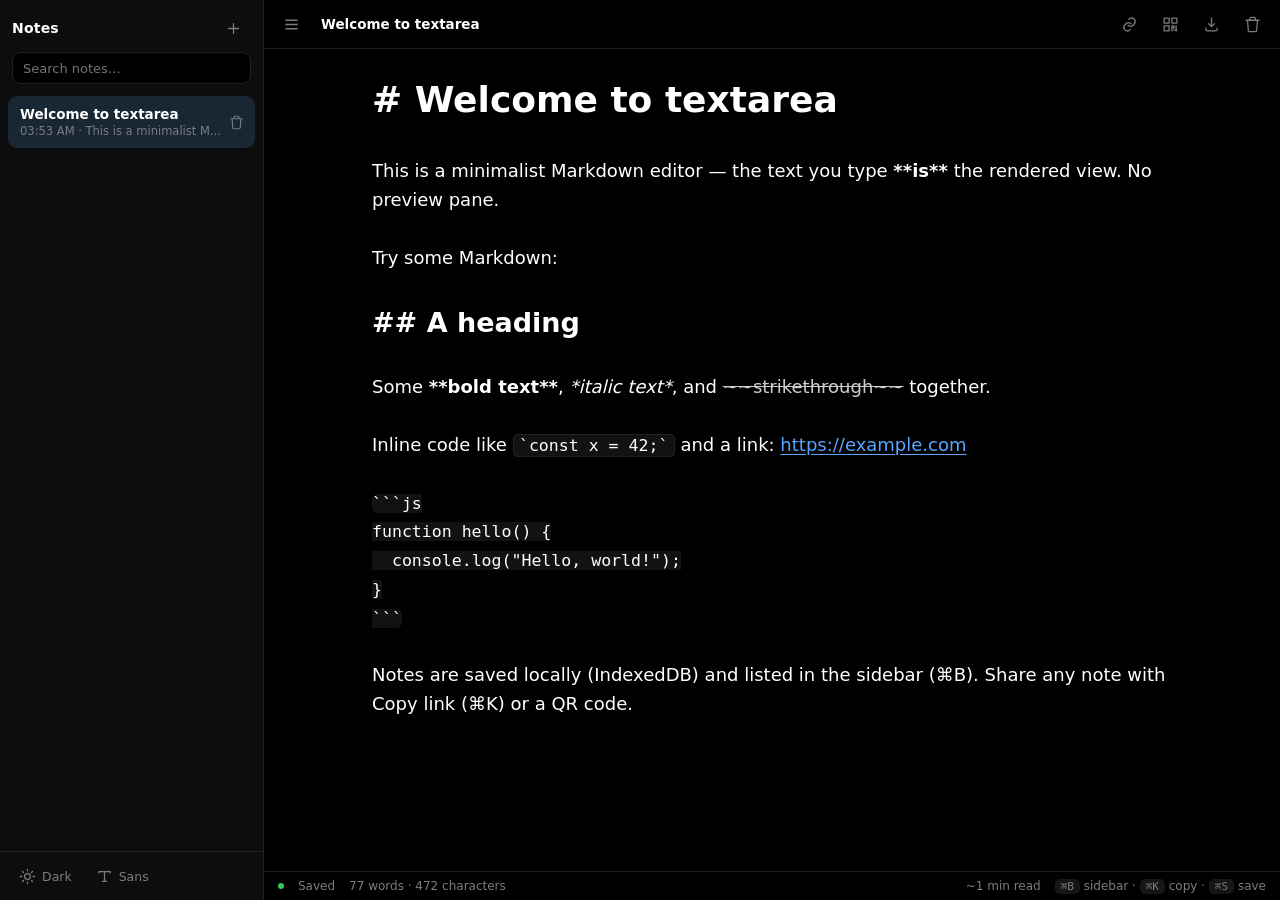
<file: src/tools/html/textarea.html>
<!DOCTYPE html>
<html lang="en" data-theme="dark" data-font="sans">
<head>
<meta charset="UTF-8">
<meta name="viewport" content="width=device-width, initial-scale=1.0, viewport-fit=cover">
<meta name="description" content="A minimalist Markdown editor that lives in your browser. The editing surface itself renders Markdown — no preview pane. Notes are stored locally (IndexedDB) and shareable via the URL.">
<meta name="color-scheme" content="light dark">
<title>Textarea</title>
<style>
  :root {
    --bg: #ffffff; --bg-2: #f6f6f7; --fg: #161616; --muted: #8a8a90;
    --faint: #ececef; --line: #e6e6ea; --link: #0066cc; --accent: #007aff;
    --accent-soft: rgba(0,122,255,.12); --code-bg: #f3f3f5; --sel: rgba(0,122,255,.18);
    --shadow: 0 1px 2px rgba(0,0,0,.06), 0 8px 28px rgba(0,0,0,.08); --sidebar-w: 264px;
  }
  html[data-theme="dark"] {
    --bg: #000000; --bg-2: #0d0d0d; --fg: #ffffff; --muted: #7c7c83; --faint: #161616;
    --line: #222226; --link: #58a6ff; --accent: #58a6ff; --accent-soft: rgba(88,166,255,.16);
    --code-bg: #121212; --sel: rgba(88,166,255,.22);
    --shadow: 0 1px 2px rgba(0,0,0,.5), 0 10px 32px rgba(0,0,0,.5);
  }
  @media (prefers-color-scheme: dark) {
    html[data-theme="auto"] {
      --bg:#000;--bg-2:#0d0d0d;--fg:#fff;--muted:#7c7c83;--faint:#161616;--line:#222226;
      --link:#58a6ff;--accent:#58a6ff;--accent-soft:rgba(88,166,255,.16);--code-bg:#121212;--sel:rgba(88,166,255,.22);
      --shadow:0 1px 2px rgba(0,0,0,.5),0 10px 32px rgba(0,0,0,.5);
    }
  }
  * { margin: 0; padding: 0; box-sizing: border-box; }
  html { -webkit-font-smoothing: antialiased; text-rendering: optimizeLegibility; }
  html, body { height: 100%; }
  body { background: var(--bg); color: var(--fg); overflow: hidden; font-family: system-ui, -apple-system, BlinkMacSystemFont, "Segoe UI", Roboto, sans-serif; }
  ::selection { background: var(--sel); }
  a { color: var(--link); }

  .app { display: flex; height: 100dvh; height: 100vh; }

  /* ---------- Sidebar (notes history + CRUD) ---------- */
  .sidebar { width: var(--sidebar-w); flex: 0 0 var(--sidebar-w); background: var(--bg-2); border-right: 1px solid var(--line); display: flex; flex-direction: column; min-width: 0; transition: margin-left .24s ease; }
  .app[data-sidebar="closed"] .sidebar { margin-left: calc(var(--sidebar-w) * -1); }
  .side-head { display: flex; align-items: center; gap: 8px; padding: 12px 12px 8px; padding-top: max(12px, env(safe-area-inset-top)); }
  .side-title { font-weight: 700; font-size: 14px; letter-spacing: .2px; margin-right: auto; }
  .side-search { padding: 0 12px 8px; }
  .side-search input { width: 100%; height: 32px; border: 1px solid var(--line); background: var(--bg); color: var(--fg); border-radius: 9px; padding: 0 10px; font: inherit; font-size: 13px; outline: none; }
  .side-search input:focus { border-color: var(--accent); }
  .note-list { list-style: none; padding: 4px 8px; overflow-y: auto; flex: 1; }
  .note-item { position: relative; padding: 9px 30px 9px 11px; border-radius: 9px; cursor: pointer; margin-bottom: 2px; border: 1px solid transparent; }
  .note-item:hover { background: var(--faint); }
  .note-item.active { background: var(--accent-soft); }
  .note-item .nt { font-size: 13.5px; font-weight: 600; white-space: nowrap; overflow: hidden; text-overflow: ellipsis; }
  .note-item .nm { font-size: 11.5px; color: var(--muted); white-space: nowrap; overflow: hidden; text-overflow: ellipsis; margin-top: 2px; }
  .note-del { position: absolute; top: 50%; right: 6px; transform: translateY(-50%); width: 24px; height: 24px; border: 0; background: transparent; color: var(--muted); border-radius: 6px; cursor: pointer; opacity: 0; display: grid; place-items: center; }
  .note-item:hover .note-del, .note-item.active .note-del { opacity: 1; }
  .note-del:hover { background: rgba(255,90,90,.16); color: #ff5a5a; }
  .note-empty { padding: 20px 14px; color: var(--muted); font-size: 13px; text-align: center; }
  .side-foot { display: flex; gap: 6px; padding: 8px 10px; padding-bottom: max(8px, env(safe-area-inset-bottom)); border-top: 1px solid var(--line); }

  /* ---------- Content ---------- */
  .content { flex: 1; min-width: 0; display: flex; flex-direction: column; height: 100%; }
  .bar { display: flex; align-items: center; gap: 6px; padding: 8px 10px; padding-top: max(8px, env(safe-area-inset-top)); border-bottom: 1px solid var(--line); background: var(--bg); }
  .doc-title { font-size: 13.5px; font-weight: 600; margin: 0 6px; white-space: nowrap; overflow: hidden; text-overflow: ellipsis; max-width: 40vw; }
  .spacer { margin-left: auto; }
  .icon-btn, .txt-btn { appearance: none; border: 0; background: transparent; color: var(--muted); font: inherit; font-size: 12.5px; font-weight: 500; height: 32px; min-width: 32px; padding: 0 9px; border-radius: 8px; cursor: pointer; display: inline-flex; align-items: center; justify-content: center; gap: 6px; white-space: nowrap; transition: background .15s, color .15s; }
  .icon-btn:hover, .txt-btn:hover { background: var(--faint); color: var(--fg); }
  .icon-btn svg, .txt-btn svg { width: 17px; height: 17px; stroke: currentColor; fill: none; stroke-width: 1.8; stroke-linecap: round; stroke-linejoin: round; }
  #deleteBtn:hover { background: rgba(255,90,90,.16); color: #ff5a5a; }

  /* ---------- Editor (single contenteditable surface, live highlight) ---------- */
  .scroll { flex: 1; min-height: 0; overflow-y: auto; }
  .editor {
    outline: none; width: 100%; min-height: 100%;
    padding: 22px max(20px, calc(50% - 400px)) 140px;
    font: 18px / 1.6 system-ui, -apple-system, BlinkMacSystemFont, "Segoe UI", Roboto, sans-serif;
    tab-size: 4; white-space: pre-wrap; overflow-wrap: break-word; caret-color: var(--accent);
  }
  html[data-font="mono"] .editor { font-family: ui-monospace, SFMono-Regular, "SF Mono", Menlo, Consolas, "Liberation Mono", monospace; }
  html[data-font="serif"] .editor { font-family: "Iowan Old Style", Georgia, "Times New Roman", serif; }
  .editor.is-empty::before { content: attr(data-placeholder); color: var(--muted); pointer-events: none; }

  /* inline markdown styling — the surface IS the rendered view */
  .md-h1, .md-h2, .md-h3, .md-h4, .md-h5, .md-h6 { font-weight: 700; }
  .md-h1 { font-size: 2em; } .md-h2 { font-size: 1.5em; } .md-h3 { font-size: 1.25em; }
  .md-h4 { font-size: 1.1em; } .md-h5 { font-size: 1em; } .md-h6 { font-size: .9em; color: var(--muted); }
  .md-bold { font-weight: 700; }
  .md-italic { font-style: italic; }
  .md-strike { text-decoration: line-through; opacity: .8; }
  .md-code { font-family: ui-monospace, SFMono-Regular, Menlo, Consolas, monospace; font-size: .92em; background: var(--code-bg); border: 1px solid var(--line); border-radius: 5px; padding: .04em .32em; }
  .md-codeblock { font-family: ui-monospace, SFMono-Regular, Menlo, Consolas, monospace; font-size: .92em; background: var(--code-bg); border-radius: 6px; }
  .md-url { color: var(--link); cursor: pointer; text-decoration: underline; text-underline-offset: 3px; }

  /* ---------- Status bar ---------- */
  .status { display: flex; align-items: center; gap: 14px; padding: 7px 14px; padding-bottom: max(7px, env(safe-area-inset-bottom)); font-size: 12px; color: var(--muted); border-top: 1px solid var(--line); user-select: none; }
  .status .dot { width: 6px; height: 6px; border-radius: 50%; background: var(--muted); transition: background .2s; }
  .status.saved .dot { background: #34c759; }
  .status .spacer2 { margin-left: auto; }
  .status kbd { font-family: ui-monospace, monospace; font-size: 11px; background: var(--faint); border-radius: 5px; padding: 1px 6px; }

  .backdrop { display: none; position: fixed; inset: 0; background: rgba(0,0,0,.45); z-index: 30; }

  .toast { position: fixed; left: 50%; bottom: 54px; transform: translate(-50%, 12px); background: var(--fg); color: var(--bg); font-size: 13px; font-weight: 500; padding: 9px 16px; border-radius: 10px; box-shadow: var(--shadow); opacity: 0; pointer-events: none; transition: opacity .2s, transform .2s; z-index: 50; }
  .toast.show { opacity: 1; transform: translate(-50%, 0); }

  dialog { border: 0; border-radius: 16px; padding: 0; background: var(--bg); color: var(--fg); box-shadow: var(--shadow); max-width: 92vw; }
  dialog::backdrop { background: rgba(0,0,0,.5); backdrop-filter: blur(2px); }
  .qr-wrap { padding: 22px; text-align: center; }
  .qr-wrap h3 { margin: 0 0 14px; font-size: 14px; font-weight: 600; }
  #qrcanvas { background: #fff; border-radius: 10px; image-rendering: pixelated; }
  .qr-wrap p { margin: 14px 0 0; font-size: 11.5px; color: var(--muted); max-width: 280px; }

  @media (max-width: 780px) {
    :root { --sidebar-w: 80vw; }
    .sidebar { position: fixed; top: 0; bottom: 0; left: 0; z-index: 40; max-width: 320px; box-shadow: var(--shadow); }
    .app[data-sidebar="open"] .backdrop { display: block; }
    .doc-title { max-width: 34vw; }
    .editor { padding: 18px 18px 140px; font-size: 17px; }
    .kbdhint { display: none; }
  }
</style>
</head>
<body>
  <div id="app" class="app" data-sidebar="open">
    <aside class="sidebar" id="sidebar">
      <div class="side-head">
        <span class="side-title">Notes</span>
        <button class="icon-btn" id="newNoteBtn" title="New note (⌘⇧N)">
          <svg viewBox="0 0 24 24"><path d="M12 5v14M5 12h14"/></svg>
        </button>
      </div>
      <div class="side-search"><input id="search" type="search" placeholder="Search notes…" autocomplete="off"></div>
      <ul class="note-list" id="noteList"></ul>
      <div class="side-foot">
        <button class="txt-btn" id="themeBtn" title="Cycle theme">
          <svg viewBox="0 0 24 24"><circle cx="12" cy="12" r="4"/><path d="M12 2v2M12 20v2M2 12h2M20 12h2M5 5l1.4 1.4M17.6 17.6 19 19M19 5l-1.4 1.4M6.4 17.6 5 19"/></svg>
          <span id="themeLabel">Dark</span>
        </button>
        <button class="txt-btn" id="fontBtn" title="Cycle typeface">
          <svg viewBox="0 0 24 24"><path d="M4 7V5h16v2M9 19h6M12 5v14"/></svg>
          <span id="fontLabel">Sans</span>
        </button>
      </div>
    </aside>
    <div class="backdrop" id="backdrop"></div>

    <main class="content">
      <header class="bar">
        <button class="icon-btn" id="sidebarToggle" title="Toggle sidebar (⌘B)">
          <svg viewBox="0 0 24 24"><path d="M4 6h16M4 12h16M4 18h16"/></svg>
        </button>
        <span class="doc-title" id="docTitle">Textarea</span>
        <div class="spacer"></div>
        <button class="icon-btn" id="copyBtn" title="Copy shareable link (⌘K)">
          <svg viewBox="0 0 24 24"><path d="M10 13a5 5 0 0 0 7 0l2-2a5 5 0 0 0-7-7l-1 1"/><path d="M14 11a5 5 0 0 0-7 0l-2 2a5 5 0 0 0 7 7l1-1"/></svg>
        </button>
        <button class="icon-btn" id="qrBtn" title="Show QR code">
          <svg viewBox="0 0 24 24"><rect x="3" y="3" width="7" height="7"/><rect x="14" y="3" width="7" height="7"/><rect x="3" y="14" width="7" height="7"/><path d="M14 14h3v3h-3zM20 14v7M17 20h4M14 17v4"/></svg>
        </button>
        <button class="icon-btn" id="downloadBtn" title="Download .md (⌘S)">
          <svg viewBox="0 0 24 24"><path d="M12 3v12m0 0 4-4m-4 4-4-4"/><path d="M4 17v2a2 2 0 0 0 2 2h12a2 2 0 0 0 2-2v-2"/></svg>
        </button>
        <button class="icon-btn" id="deleteBtn" title="Delete this note">
          <svg viewBox="0 0 24 24"><path d="M3 6h18M8 6V4a2 2 0 0 1 2-2h4a2 2 0 0 1 2 2v2M19 6l-1 14a2 2 0 0 1-2 2H8a2 2 0 0 1-2-2L5 6"/></svg>
        </button>
      </header>

      <div class="scroll">
        <article class="editor" id="editor" contenteditable="true" spellcheck="true" autocomplete="off" autocapitalize="sentences" data-placeholder="# Start typing…"></article>
      </div>

      <footer class="status" id="status">
        <span class="dot"></span>
        <span id="saveState">Saved</span>
        <span id="counts">0 words · 0 characters</span>
        <span class="spacer2"></span>
        <span id="readtime"></span>
        <span class="kbdhint"><kbd>⌘B</kbd> sidebar · <kbd>⌘K</kbd> copy · <kbd>⌘S</kbd> save</span>
      </footer>
    </main>
  </div>

  <div class="toast" id="toast"></div>

  <dialog id="qrDialog">
    <div class="qr-wrap">
      <h3>Scan to open this note</h3>
      <canvas id="qrcanvas" width="280" height="280"></canvas>
      <p id="qrhint">Point a phone camera at the code.</p>
      <button class="txt-btn" id="qrClose" style="margin:16px auto 0;border:1px solid var(--line)">Close</button>
    </div>
  </dialog>

<script>
/* Minimal, self-contained QR Code generator (byte mode).
   Based on the public-domain QR Code generator algorithm by Project Nayuki.
   Exposes window.QR.make(text, ecl) -> { size, get(x,y) } or null if too long. */
(function (global) {
  'use strict';

  var ECC = { L: 0, M: 1, Q: 2, H: 3 };
  // Format-bit values for each ECC level (L,M,Q,H -> indices)
  var ECC_FORMAT = { 0: 1, 1: 0, 2: 3, 3: 2 };

  var ECC_CODEWORDS_PER_BLOCK = [
    [-1,7,10,15,20,26,18,20,24,30,18,20,24,26,30,22,24,28,30,28,28,28,28,30,30,26,28,30,30,30,30,30,30,30,30,30,30,30,30,30,30],
    [-1,10,16,26,18,24,16,18,22,22,26,30,22,22,24,24,28,28,26,26,26,26,28,28,28,28,28,28,28,28,28,28,28,28,28,28,28,28,28,28,28],
    [-1,13,22,18,26,18,24,18,22,20,24,28,26,24,20,30,24,28,28,26,30,28,30,30,30,30,28,30,30,30,30,30,30,30,30,30,30,30,30,30,30],
    [-1,17,28,22,16,22,28,26,26,24,28,24,28,22,24,24,30,28,28,26,28,30,24,30,30,30,30,30,30,30,30,30,30,30,30,30,30,30,30,30,30]
  ];
  var NUM_EC_BLOCKS = [
    [-1,1,1,1,1,1,2,2,2,2,4,4,4,4,4,6,6,6,6,7,8,8,9,9,10,12,12,12,13,14,15,16,17,18,19,19,20,21,22,24,25],
    [-1,1,1,1,2,2,4,4,4,5,5,5,8,9,9,10,10,11,13,14,16,17,17,18,20,21,23,25,26,28,29,31,33,35,37,38,40,43,45,47,49],
    [-1,1,1,2,2,4,4,6,6,8,8,8,10,12,16,12,17,16,18,21,20,23,23,25,27,29,34,34,35,38,40,43,45,48,51,53,56,59,62,65,68],
    [-1,1,1,2,4,4,4,5,6,8,8,11,11,16,16,18,16,19,21,25,25,25,34,30,32,35,37,40,42,45,48,51,54,57,60,63,66,70,74,77,81]
  ];

  // Galois field (GF(256)) tables for Reed-Solomon
  var EXP = new Uint8Array(256), LOG = new Uint8Array(256);
  (function () {
    var x = 1;
    for (var i = 0; i < 255; i++) {
      EXP[i] = x;
      LOG[x] = i;
      x <<= 1;
      if (x & 0x100) x ^= 0x11d;
    }
    for (var j = 255; j < 256; j++) EXP[j] = EXP[j - 255];
  })();
  function gfMul(a, b) { return (a === 0 || b === 0) ? 0 : EXP[(LOG[a] + LOG[b]) % 255]; }

  function rsGenPoly(degree) {
    var poly = [1];
    for (var i = 0; i < degree; i++) {
      poly.push(0);
      for (var j = poly.length - 1; j > 0; j--) {
        poly[j] = poly[j - 1] ^ gfMul(poly[j], EXP[i]);
      }
      poly[0] = gfMul(poly[0], EXP[i]);
    }
    return poly;
  }
  function rsRemainder(data, gen) {
    var res = new Array(gen.length - 1).fill(0);
    for (var i = 0; i < data.length; i++) {
      var factor = data[i] ^ res.shift();
      res.push(0);
      for (var j = 0; j < gen.length - 1; j++) res[j] ^= gfMul(gen[j + 1], factor);
    }
    return res;
  }

  function getNumRawDataModules(ver) {
    var result = (16 * ver + 128) * ver + 64;
    if (ver >= 2) {
      var numAlign = Math.floor(ver / 7) + 2;
      result -= (25 * numAlign - 10) * numAlign - 55;
      if (ver >= 7) result -= 36;
    }
    return result;
  }
  function getNumDataCodewords(ver, ecl) {
    return Math.floor(getNumRawDataModules(ver) / 8)
      - ECC_CODEWORDS_PER_BLOCK[ecl][ver] * NUM_EC_BLOCKS[ecl][ver];
  }

  function toUtf8(str) {
    var bytes = [];
    for (var i = 0; i < str.length; i++) {
      var c = str.charCodeAt(i);
      if (c < 0x80) bytes.push(c);
      else if (c < 0x800) { bytes.push(0xc0 | (c >> 6), 0x80 | (c & 0x3f)); }
      else if (c >= 0xd800 && c < 0xdc00 && i + 1 < str.length) {
        var c2 = str.charCodeAt(++i);
        var cp = 0x10000 + ((c - 0xd800) << 10) + (c2 - 0xdc00);
        bytes.push(0xf0 | (cp >> 18), 0x80 | ((cp >> 12) & 0x3f), 0x80 | ((cp >> 6) & 0x3f), 0x80 | (cp & 0x3f));
      } else { bytes.push(0xe0 | (c >> 12), 0x80 | ((c >> 6) & 0x3f), 0x80 | (c & 0x3f)); }
    }
    return bytes;
  }

  function make(text, eclName) {
    var ecl = ECC[eclName || 'M'];
    var data = toUtf8(text);

    // Choose smallest version that fits (byte mode)
    var ver = -1, dataCapacityBits = 0;
    for (var v = 1; v <= 40; v++) {
      var cap = getNumDataCodewords(v, ecl) * 8;
      var ccBits = (v <= 9) ? 8 : 16; // byte-mode char-count bits
      var needed = 4 + ccBits + data.length * 8;
      if (needed <= cap) { ver = v; dataCapacityBits = cap; break; }
    }
    if (ver === -1) return null; // too long for any QR version

    // Build bitstream
    var bits = [];
    function appendBits(val, len) { for (var i = len - 1; i >= 0; i--) bits.push((val >> i) & 1); }
    appendBits(4, 4); // byte mode
    appendBits(data.length, ver <= 9 ? 8 : 16);
    for (var i = 0; i < data.length; i++) appendBits(data[i], 8);
    // Terminator + padding
    appendBits(0, Math.min(4, dataCapacityBits - bits.length));
    while (bits.length % 8 !== 0) bits.push(0);
    // Bytes
    var dataCodewords = [];
    for (var k = 0; k < bits.length; k += 8) {
      var b = 0;
      for (var bi = 0; bi < 8; bi++) b = (b << 1) | bits[k + bi];
      dataCodewords.push(b);
    }
    var pad = [0xEC, 0x11], pi = 0;
    while (dataCodewords.length < dataCapacityBits / 8) dataCodewords.push(pad[pi++ % 2]);

    // Split into blocks and add ECC (interleave)
    var numBlocks = NUM_EC_BLOCKS[ecl][ver];
    var eccLen = ECC_CODEWORDS_PER_BLOCK[ecl][ver];
    var rawCodewords = Math.floor(getNumRawDataModules(ver) / 8);
    var numShort = numBlocks - rawCodewords % numBlocks;
    var shortLen = Math.floor(rawCodewords / numBlocks);
    var gen = rsGenPoly(eccLen);
    var blocks = [], off = 0;
    for (var b2 = 0; b2 < numBlocks; b2++) {
      var datLen = shortLen - eccLen + (b2 < numShort ? 0 : 1);
      var dat = dataCodewords.slice(off, off + datLen);
      off += datLen;
      var ecc = rsRemainder(dat, gen);
      blocks.push({ data: dat, ecc: ecc });
    }
    var result = [];
    for (var c = 0; c < shortLen - eccLen + 1; c++) {
      for (var bb = 0; bb < numBlocks; bb++) {
        if (c < blocks[bb].data.length) result.push(blocks[bb].data[c]);
      }
    }
    for (var c2 = 0; c2 < eccLen; c2++) {
      for (var bb2 = 0; bb2 < numBlocks; bb2++) result.push(blocks[bb2].ecc[c2]);
    }
    var allCodewords = result;

    // --- Build the matrix ---
    var size = ver * 4 + 17;
    var modules = [], isFunc = [];
    for (var r = 0; r < size; r++) { modules.push(new Array(size).fill(false)); isFunc.push(new Array(size).fill(false)); }
    function setFunc(x, y, val) { if (x >= 0 && x < size && y >= 0 && y < size) { modules[y][x] = val; isFunc[y][x] = true; } }

    // Finder patterns + separators
    function drawFinder(cx, cy) {
      for (var dy = -4; dy <= 4; dy++) for (var dx = -4; dx <= 4; dx++) {
        var xx = cx + dx, yy = cy + dy;
        if (xx < 0 || xx >= size || yy < 0 || yy >= size) continue;
        var d = Math.max(Math.abs(dx), Math.abs(dy));
        setFunc(xx, yy, d !== 2 && d !== 4);
      }
    }
    drawFinder(3, 3); drawFinder(size - 4, 3); drawFinder(3, size - 4);

    // Timing patterns
    for (var t = 0; t < size; t++) {
      if (!isFunc[6][t]) setFunc(t, 6, t % 2 === 0);
      if (!isFunc[t][6]) setFunc(6, t, t % 2 === 0);
    }

    // Alignment patterns
    function alignPositions(v2) {
      if (v2 === 1) return [];
      var num = Math.floor(v2 / 7) + 2;
      var step = (v2 === 32) ? 26 : Math.ceil((v2 * 4 + 4) / (num * 2 - 2)) * 2;
      var pos = [6];
      for (var p = size - 7; pos.length < num; p -= step) pos.splice(1, 0, p);
      return pos;
    }
    var aligns = alignPositions(ver);
    for (var ai = 0; ai < aligns.length; ai++) for (var aj = 0; aj < aligns.length; aj++) {
      var ax = aligns[ai], ay = aligns[aj];
      if (isFunc[ay][ax]) continue;
      for (var dy2 = -2; dy2 <= 2; dy2++) for (var dx2 = -2; dx2 <= 2; dx2++) {
        setFunc(ax + dx2, ay + dy2, Math.max(Math.abs(dx2), Math.abs(dy2)) !== 1);
      }
    }

    // Reserve format & version info areas (filled later)
    function reserveFormat() {
      for (var i2 = 0; i2 < 9; i2++) { setFunc(i2, 8, false); setFunc(8, i2, false); }
      for (var i3 = 0; i3 < 8; i3++) { setFunc(size - 1 - i3, 8, false); setFunc(8, size - 1 - i3, false); }
      setFunc(8, size - 8, true); // dark module
    }
    reserveFormat();
    if (ver >= 7) {
      for (var i4 = 0; i4 < 18; i4++) {
        var xx2 = i4 % 3, yy2 = Math.floor(i4 / 3);
        setFunc(size - 11 + xx2, yy2, false);
        setFunc(yy2, size - 11 + xx2, false);
      }
    }

    // Place data bits with zig-zag
    var bitIdx = 0;
    var totalBits = allCodewords.length * 8;
    for (var col = size - 1; col >= 1; col -= 2) {
      if (col === 6) col = 5;
      for (var vert = 0; vert < size; vert++) {
        for (var j2 = 0; j2 < 2; j2++) {
          var xcol = col - j2;
          var upward = ((col + 1) & 2) === 0;
          var yrow = upward ? size - 1 - vert : vert;
          if (isFunc[yrow][xcol]) continue;
          var bit = false;
          if (bitIdx < totalBits) { bit = ((allCodewords[bitIdx >> 3] >> (7 - (bitIdx & 7))) & 1) !== 0; bitIdx++; }
          modules[yrow][xcol] = bit;
        }
      }
    }

    // Masking
    function maskFn(m, x, y) {
      switch (m) {
        case 0: return (x + y) % 2 === 0;
        case 1: return y % 2 === 0;
        case 2: return x % 3 === 0;
        case 3: return (x + y) % 3 === 0;
        case 4: return (Math.floor(x / 3) + Math.floor(y / 2)) % 2 === 0;
        case 5: return (x * y) % 2 + (x * y) % 3 === 0;
        case 6: return ((x * y) % 2 + (x * y) % 3) % 2 === 0;
        case 7: return ((x + y) % 2 + (x * y) % 3) % 2 === 0;
      }
    }
    function applyMask(m) {
      for (var y = 0; y < size; y++) for (var x = 0; x < size; x++) {
        if (!isFunc[y][x] && maskFn(m, x, y)) modules[y][x] = !modules[y][x];
      }
    }
    function drawFormat(m) {
      var fmt = (ECC_FORMAT[ecl] << 3) | m;
      var rem = fmt;
      for (var i5 = 0; i5 < 10; i5++) rem = (rem << 1) ^ ((rem >> 9) * 0x537);
      var bitsF = ((fmt << 10) | rem) ^ 0x5412;
      for (var i6 = 0; i6 <= 5; i6++) setFunc(8, i6, ((bitsF >> i6) & 1) !== 0);
      setFunc(8, 7, ((bitsF >> 6) & 1) !== 0);
      setFunc(8, 8, ((bitsF >> 7) & 1) !== 0);
      setFunc(7, 8, ((bitsF >> 8) & 1) !== 0);
      for (var i7 = 9; i7 < 15; i7++) setFunc(14 - i7, 8, ((bitsF >> i7) & 1) !== 0);
      for (var i8 = 0; i8 < 8; i8++) setFunc(size - 1 - i8, 8, ((bitsF >> i8) & 1) !== 0);
      for (var i9 = 8; i9 < 15; i9++) setFunc(8, size - 15 + i9, ((bitsF >> i9) & 1) !== 0);
      setFunc(8, size - 8, true);
    }
    function drawVersion() {
      if (ver < 7) return;
      var rem = ver;
      for (var i10 = 0; i10 < 12; i10++) rem = (rem << 1) ^ ((rem >> 11) * 0x1f25);
      var bitsV = (ver << 12) | rem;
      for (var i11 = 0; i11 < 18; i11++) {
        var b3 = ((bitsV >> i11) & 1) !== 0;
        var a = Math.floor(i11 / 3), bb3 = i11 % 3;
        setFunc(size - 11 + bb3, a, b3);
        setFunc(a, size - 11 + bb3, b3);
      }
    }
    drawVersion();

    // Penalty score to pick best mask
    function penalty() {
      var p = 0, y, x, run, color;
      for (y = 0; y < size; y++) { run = 1; for (x = 1; x < size; x++) { if (modules[y][x] === modules[y][x-1]) { run++; if (run === 5) p += 3; else if (run > 5) p++; } else run = 1; } }
      for (x = 0; x < size; x++) { run = 1; for (y = 1; y < size; y++) { if (modules[y][x] === modules[y-1][x]) { run++; if (run === 5) p += 3; else if (run > 5) p++; } else run = 1; } }
      for (y = 0; y < size - 1; y++) for (x = 0; x < size - 1; x++) { var c = modules[y][x]; if (c === modules[y][x+1] && c === modules[y+1][x] && c === modules[y+1][x+1]) p += 3; }
      var dark = 0; for (y = 0; y < size; y++) for (x = 0; x < size; x++) if (modules[y][x]) dark++;
      var ratio = dark * 100 / (size * size); p += Math.floor(Math.abs(ratio - 50) / 5) * 10;
      return p;
    }

    var bestMask = 0, bestScore = Infinity, bestModules = null;
    for (var m2 = 0; m2 < 8; m2++) {
      applyMask(m2); drawFormat(m2);
      var sc = penalty();
      if (sc < bestScore) { bestScore = sc; bestMask = m2; bestModules = modules.map(function (row) { return row.slice(); }); }
      applyMask(m2); // undo
    }
    modules = bestModules;

    return {
      size: size,
      get: function (x, y) { return modules[y][x]; }
    };
  }

  global.QR = { make: make };
})(typeof window !== 'undefined' ? window : this);

</script>
<script>
/* Single-surface live Markdown highlighter for a contenteditable element.
   Adapted from antonmedv/textarea (the original “text editor that lives in URL”):
   the editing surface itself renders Markdown styling — there is no separate preview.
   Exposes window.Editor (constructor) and window.parseMarkdown(element). */
(function (global) {
  'use strict';

  function debounce(ms, fn) {
    var timer;
    return function () {
      var args = arguments;
      clearTimeout(timer);
      timer = setTimeout(function () { fn.apply(null, args); }, ms);
    };
  }

  // Inline Markdown highlighter. Reads element.textContent and rebuilds the
  // element's children with styled <span>/<a> nodes (cursor is restored by Editor).
  function parseMarkdown(element) {
    var input = element.textContent;
    var frag = document.createDocumentFragment();

    var matchers = [
      { name: 'md-codeblock', re: /```[^\n]*\n[\s\S]*?\n```/y },
      { name: 'md-codeblock', re: /~~~[^\n]*\n[\s\S]*?\n~~~/y },
      { name: 'md-h1', re: /^#[ \t]+[^\n]*$/my },
      { name: 'md-h2', re: /^##[ \t]+[^\n]*$/my },
      { name: 'md-h3', re: /^###[ \t]+[^\n]*$/my },
      { name: 'md-h4', re: /^####[ \t]+[^\n]*$/my },
      { name: 'md-h5', re: /^#####[ \t]+[^\n]*$/my },
      { name: 'md-h6', re: /^######[ \t]+[^\n]*$/my },
      { name: 'md-code', re: /`[^`\n]*`/y },
      { name: 'md-bold', re: /\*\*[^*\n]+?\*\*/y },
      { name: 'md-bold', re: /__[^_\n]+?__/y },
      { name: 'md-strike', re: /~~[^~\n]+?~~/y },
      { name: 'md-italic', re: /\*[^*\n]+?\*/y },
      { name: 'md-italic', re: /_[^_\n]+?_/y },
      { name: 'md-url', re: /https?:\/\/[^\s<>()\[\]{}"'`]+/y }
    ];
    var specials = ['`', '~', '*', '#', '_', 'h'];

    var i = 0;
    while (i < input.length) {
      var matched = false;
      for (var k = 0; k < matchers.length; k++) {
        var m = matchers[k];
        m.re.lastIndex = i;
        var res = m.re.exec(input);
        if (res && res.index === i) {
          var raw = res[0];
          if (m.name === 'md-url') {
            var a = document.createElement('a');
            a.className = 'md-url';
            a.href = raw;
            a.textContent = raw;
            a.target = '_blank';
            a.rel = 'noopener noreferrer';
            frag.appendChild(a);
          } else {
            var span = document.createElement('span');
            span.className = m.name;
            span.textContent = raw;
            frag.appendChild(span);
          }
          i += raw.length;
          matched = true;
          break;
        }
      }
      if (matched) continue;

      var next = input.length;
      for (var c = 0; c < specials.length; c++) {
        var idx = input.indexOf(specials[c], i);
        if (idx !== -1 && idx < next) next = idx;
      }
      if (next === i) { frag.appendChild(document.createTextNode(input[i])); i++; continue; }
      frag.appendChild(document.createTextNode(input.slice(i, next)));
      i = next;
    }

    element.textContent = '';
    element.appendChild(frag);
    element.normalize();
  }

  // Cursor-preserving contenteditable editor with undo/redo.
  function Editor(element, highlight) {
    var listeners = [];
    var history = [];
    var at = -1, prev;

    var debounceHighlight = debounce(30, function () {
      var pos = saveSel();
      highlight(element);
      restoreSel(pos);
    });

    function shouldRecord(event) {
      return !isUndo(event) && !isRedo(event)
        && event.key !== 'Meta' && event.key !== 'Control' && event.key !== 'Alt'
        && !event.key.startsWith('Arrow');
    }

    var recording = false;
    var debounceRecordHistory = debounce(300, function (event) {
      if (shouldRecord(event)) { recordHistory(); recording = false; }
    });

    function on(type, fn) { listeners.push([type, fn]); element.addEventListener(type, fn); }

    on('keydown', function (event) {
      if (event.defaultPrevented) return;
      prev = toStr();
      if (isUndo(event)) doUndo(event);
      if (isRedo(event)) doRedo(event);
      if (shouldRecord(event) && !recording) { recordHistory(); recording = true; }
    });
    on('keyup', function (event) {
      if (event.defaultPrevented) return;
      if (event.isComposing) return;
      if (prev !== toStr()) debounceHighlight();
      debounceRecordHistory(event);
    });
    on('paste', function () { setTimeout(function () { debounceHighlight(); recordHistory(); }, 10); });
    on('cut', function () { setTimeout(function () { debounceHighlight(); recordHistory(); }, 10); });
    on('beforeinput', function (event) {
      if (event.inputType === 'historyUndo') doUndo(event);
      if (event.inputType === 'historyRedo') doRedo(event);
    });

    function saveSel() {
      var s = getSel();
      var pos = { start: 0, end: 0, dir: undefined };
      var anchorNode = s.anchorNode, anchorOffset = s.anchorOffset, focusNode = s.focusNode, focusOffset = s.focusOffset;
      if (!anchorNode || !focusNode) throw 'no-selection';
      if (anchorNode === element && focusNode === element) {
        pos.start = (anchorOffset > 0 && element.textContent) ? element.textContent.length : 0;
        pos.end = (focusOffset > 0 && element.textContent) ? element.textContent.length : 0;
        pos.dir = (focusOffset >= anchorOffset) ? '->' : '<-';
        return pos;
      }
      if (anchorNode.nodeType === Node.ELEMENT_NODE) {
        var n1 = document.createTextNode(''); anchorNode.insertBefore(n1, anchorNode.childNodes[anchorOffset]); anchorNode = n1; anchorOffset = 0;
      }
      if (focusNode.nodeType === Node.ELEMENT_NODE) {
        var n2 = document.createTextNode(''); focusNode.insertBefore(n2, focusNode.childNodes[focusOffset]); focusNode = n2; focusOffset = 0;
      }
      visit(element, function (el) {
        if (el === anchorNode && el === focusNode) {
          pos.start += anchorOffset; pos.end += focusOffset;
          pos.dir = anchorOffset <= focusOffset ? '->' : '<-';
          return 'stop';
        }
        if (el === anchorNode) {
          pos.start += anchorOffset;
          if (!pos.dir) pos.dir = '->'; else return 'stop';
        } else if (el === focusNode) {
          pos.end += focusOffset;
          if (!pos.dir) pos.dir = '<-'; else return 'stop';
        }
        if (el.nodeType === Node.TEXT_NODE) {
          if (pos.dir !== '->') pos.start += el.nodeValue.length;
          if (pos.dir !== '<-') pos.end += el.nodeValue.length;
        }
      });
      element.normalize();
      return pos;
    }

    function restoreSel(pos) {
      var s = getSel();
      var startNode, startOffset = 0, endNode, endOffset = 0;
      if (!pos.dir) pos.dir = '->';
      if (pos.start < 0) pos.start = 0;
      if (pos.end < 0) pos.end = 0;
      if (pos.dir === '<-') { var st = pos.start; pos.start = pos.end; pos.end = st; }
      var current = 0;
      visit(element, function (el) {
        if (el.nodeType !== Node.TEXT_NODE) return;
        var len = (el.nodeValue || '').length;
        if (current + len > pos.start) {
          if (!startNode) { startNode = el; startOffset = pos.start - current; }
          if (current + len > pos.end) { endNode = el; endOffset = pos.end - current; return 'stop'; }
        }
        current += len;
      });
      if (!startNode) { startNode = element; startOffset = element.childNodes.length; }
      if (!endNode) { endNode = element; endOffset = element.childNodes.length; }
      if (pos.dir === '<-') { var a = startNode, b = startOffset; startNode = endNode; startOffset = endOffset; endNode = a; endOffset = b; }
      try { s.setBaseAndExtent(startNode, startOffset, endNode, endOffset); } catch (e) {}
      element.normalize();
    }

    function doUndo(event) { event.preventDefault(); at--; var r = history[at]; if (r) { element.innerHTML = r.html; restoreSel(r.pos); } if (at < 0) at = 0; }
    function doRedo(event) { event.preventDefault(); at++; var r = history[at]; if (r) { element.innerHTML = r.html; restoreSel(r.pos); } if (at >= history.length) at--; }

    function recordHistory() {
      var html = element.innerHTML;
      var pos;
      try { pos = saveSel(); } catch (e) { return; }
      var last = history[at];
      if (last && last.html === html && last.pos.start === pos.start && last.pos.end === pos.end) return;
      at++;
      history[at] = { html: html, pos: pos };
      history.splice(at + 1);
      var maxHistory = 10000;
      if (at > maxHistory) { at = maxHistory; history.splice(0, 1); }
    }

    function visit(editorEl, visitor) {
      var queue = [];
      if (editorEl.firstChild) queue.push(editorEl.firstChild);
      var el = queue.pop();
      while (el) {
        if (visitor(el) === 'stop') break;
        if (el.nextSibling) queue.push(el.nextSibling);
        if (el.firstChild) queue.push(el.firstChild);
        el = queue.pop();
      }
    }

    function isCtrl(e) { return e.metaKey || e.ctrlKey; }
    function isUndo(e) { return isCtrl(e) && !e.shiftKey && e.code === 'KeyZ'; }
    function isRedo(e) { return isCtrl(e) && e.shiftKey && e.code === 'KeyZ'; }
    function toStr() { return element.textContent || ''; }
    function getSel() { var root = element.getRootNode(); return (root.getSelection ? root.getSelection() : window.getSelection()); }

    return {
      set: function (content) { element.textContent = content; highlight(element); },
      getText: function () { return element.textContent || ''; },
      destroy: function () { for (var i = 0; i < listeners.length; i++) element.removeEventListener(listeners[i][0], listeners[i][1]); }
    };
  }

  global.Editor = Editor;
  global.parseMarkdown = parseMarkdown;
})(typeof window !== 'undefined' ? window : this);

</script>
<script>
/* IndexedDB wrapper for notes (with a localStorage fallback when IDB is unavailable).
   Note shape: { id, title, content, createdAt, updatedAt }
   Exposes window.Store with async CRUD methods. */
(function (global) {
  'use strict';

  var DB_NAME = 'textarea-db';
  var STORE = 'notes';
  var VERSION = 1;
  var dbPromise = null;

  function openDB() {
    if (dbPromise) return dbPromise;
    dbPromise = new Promise(function (resolve, reject) {
      if (!global.indexedDB) { reject(new Error('no-idb')); return; }
      var req = indexedDB.open(DB_NAME, VERSION);
      req.onupgradeneeded = function () {
        var db = req.result;
        if (!db.objectStoreNames.contains(STORE)) {
          var os = db.createObjectStore(STORE, { keyPath: 'id' });
          os.createIndex('updatedAt', 'updatedAt');
        }
      };
      req.onsuccess = function () { resolve(req.result); };
      req.onerror = function () { reject(req.error); };
    });
    return dbPromise;
  }

  function tx(mode, fn) {
    return openDB().then(function (db) {
      return new Promise(function (resolve, reject) {
        var t = db.transaction(STORE, mode);
        var store = t.objectStore(STORE);
        var out = fn(store);
        t.oncomplete = function () { resolve(out && out.result !== undefined ? out.result : out); };
        t.onerror = function () { reject(t.error); };
        t.onabort = function () { reject(t.error); };
      });
    });
  }

  /* ---- localStorage fallback ---- */
  var LS_KEY = 'textarea:notes';
  var lsAvailable = (function () { try { localStorage.setItem('__t', '1'); localStorage.removeItem('__t'); return true; } catch (e) { return false; } })();
  function lsAll() { try { return JSON.parse(localStorage.getItem(LS_KEY) || '[]'); } catch (e) { return []; } }
  function lsSave(arr) { try { localStorage.setItem(LS_KEY, JSON.stringify(arr)); } catch (e) {} }

  var useIDB = !!global.indexedDB;

  var Store = {
    async list() {
      if (useIDB) {
        try {
          var all = await tx('readonly', function (s) {
            var r = s.getAll();
            return new Promise(function (res) { r.onsuccess = function () { res({ result: r.result }); }; });
          });
          all.sort(function (a, b) { return (b.updatedAt || 0) - (a.updatedAt || 0); });
          return all;
        } catch (e) { useIDB = false; }
      }
      return lsAll().sort(function (a, b) { return (b.updatedAt || 0) - (a.updatedAt || 0); });
    },
    async get(id) {
      if (useIDB) {
        try {
          return await tx('readonly', function (s) {
            var r = s.get(id);
            return new Promise(function (res) { r.onsuccess = function () { res({ result: r.result }); }; });
          });
        } catch (e) { useIDB = false; }
      }
      return lsAll().filter(function (n) { return n.id === id; })[0] || null;
    },
    async put(note) {
      if (useIDB) {
        try {
          await tx('readwrite', function (s) { s.put(note); });
          return note;
        } catch (e) { useIDB = false; }
      }
      var arr = lsAll();
      var idx = arr.findIndex(function (n) { return n.id === note.id; });
      if (idx >= 0) arr[idx] = note; else arr.push(note);
      lsSave(arr);
      return note;
    },
    async remove(id) {
      if (useIDB) {
        try { await tx('readwrite', function (s) { s.delete(id); }); return; } catch (e) { useIDB = false; }
      }
      lsSave(lsAll().filter(function (n) { return n.id !== id; }));
    }
  };

  Store.lsAvailable = lsAvailable;
  global.Store = Store;
})(typeof window !== 'undefined' ? window : this);

</script>
<script>
/* textarea — a minimalist Markdown editor where the editing surface itself
   renders Markdown live (no preview / no split pane), like antonmedv/textarea.
   Plus: a notes sidebar (history + CRUD), IndexedDB persistence, and URL sharing. */
(function () {
  'use strict';

  var $ = function (id) { return document.getElementById(id); };
  var app = $('app'), editorEl = $('editor');
  var noteList = $('noteList'), search = $('search');
  var docTitle = $('docTitle'), status = $('status'), saveState = $('saveState');
  var counts = $('counts'), readtime = $('readtime'), toastEl = $('toast');
  var root = document.documentElement;

  var LS_THEME = 'textarea:theme', LS_FONT = 'textarea:font';
  var LS_SIDEBAR = 'textarea:sidebar', LS_ACTIVE = 'textarea:active';

  var ed = new window.Editor(editorEl, window.parseMarkdown); // live-highlight engine
  var current = null, notes = [], saveTimer = null;

  /* ---------- helpers ---------- */
  function uid() { return Date.now().toString(36) + Math.random().toString(36).slice(2, 8); }
  function getText() { return ed.getText(); }
  function titleFor(text) {
    var first = (text.split('\n').find(function (l) { return l.trim() !== ''; }) || '').trim();
    return first.replace(/^#{1,6}\s+/, '').replace(/[*_`~]/g, '').trim().slice(0, 80) || 'Untitled';
  }
  function fmtDate(ts) {
    if (!ts) return '';
    var d = new Date(ts), now = new Date();
    if (d.toDateString() === now.toDateString()) return d.toLocaleTimeString([], { hour: '2-digit', minute: '2-digit' });
    return d.toLocaleDateString([], { month: 'short', day: 'numeric' });
  }
  function setText(text) { ed.set(text || ''); afterContentChange(); }
  function afterContentChange() {
    var text = getText();
    editorEl.classList.toggle('is-empty', text.length === 0);
    docTitle.textContent = titleFor(text);
    document.title = (titleFor(text) !== 'Untitled') ? titleFor(text) + ' · textarea' : 'Textarea';
    updateCounts(text);
  }

  /* ---------- base64url + deflate (URL sharing) ---------- */
  function bytesToB64url(bytes) { var b = ''; for (var i = 0; i < bytes.length; i++) b += String.fromCharCode(bytes[i]); return btoa(b).replace(/\+/g, '-').replace(/\//g, '_').replace(/=+$/, ''); }
  function b64urlToBytes(str) { str = str.replace(/-/g, '+').replace(/_/g, '/'); while (str.length % 4) str += '='; var bin = atob(str); var a = new Uint8Array(bin.length); for (var i = 0; i < bin.length; i++) a[i] = bin.charCodeAt(i); return a; }
  var hasCS = typeof CompressionStream !== 'undefined' && typeof DecompressionStream !== 'undefined';
  async function encode(text) {
    if (!text) return '';
    var utf8 = new TextEncoder().encode(text);
    if (hasCS) { try { var cs = new CompressionStream('deflate-raw'); var w = cs.writable.getWriter(); w.write(utf8); w.close(); var buf = await new Response(cs.readable).arrayBuffer(); return 'd' + bytesToB64url(new Uint8Array(buf)); } catch (e) {} }
    return 'u' + bytesToB64url(utf8);
  }
  async function decode(hash) {
    if (!hash) return '';
    var kind = hash[0], body = hash.slice(1);
    try {
      if (kind === 'd' && hasCS) { var ds = new DecompressionStream('deflate-raw'); var w = ds.writable.getWriter(); w.write(b64urlToBytes(body)); w.close(); var buf = await new Response(ds.readable).arrayBuffer(); return new TextDecoder().decode(buf); }
      if (kind === 'u') return new TextDecoder().decode(b64urlToBytes(body));
      return decodeURIComponent(hash);
    } catch (e) { try { return decodeURIComponent(hash); } catch (_) { return ''; } }
  }

  /* ---------- toast ---------- */
  var toastTimer = null;
  function toast(msg) { toastEl.textContent = msg; toastEl.classList.add('show'); if (toastTimer) clearTimeout(toastTimer); toastTimer = setTimeout(function () { toastEl.classList.remove('show'); }, 1800); }

  /* ---------- counts ---------- */
  function updateCounts(text) {
    var chars = text.length;
    var words = (text.trim().match(/\S+/g) || []).length;
    counts.textContent = words.toLocaleString() + (words === 1 ? ' word · ' : ' words · ') + chars.toLocaleString() + (chars === 1 ? ' character' : ' characters');
    var mins = Math.max(1, Math.round(words / 200));
    readtime.textContent = words > 0 ? ('~' + mins + ' min read') : '';
  }

  /* ---------- note list ---------- */
  function renderList() {
    var q = (search.value || '').toLowerCase().trim();
    var filtered = notes.filter(function (n) {
      if (!q) return true;
      return (n.title || '').toLowerCase().indexOf(q) >= 0 || (n.content || '').toLowerCase().indexOf(q) >= 0;
    });
    noteList.innerHTML = '';
    if (filtered.length === 0) {
      var li = document.createElement('li'); li.className = 'note-empty';
      li.textContent = q ? 'No notes match your search.' : 'No notes yet. Create one!';
      noteList.appendChild(li); return;
    }
    filtered.forEach(function (n) {
      var li = document.createElement('li');
      li.className = 'note-item' + (current && n.id === current.id ? ' active' : '');
      li.dataset.id = n.id;
      var snippet = (n.content || '').replace(/^#{1,6}\s+.*$/m, '').replace(/[#*_`~>\-]/g, '').trim().split('\n').filter(Boolean)[0] || '';
      li.innerHTML = '<div class="nt"></div><div class="nm"></div>' +
        '<button class="note-del" title="Delete note" aria-label="Delete note"><svg viewBox="0 0 24 24" width="15" height="15" fill="none" stroke="currentColor" stroke-width="1.8" stroke-linecap="round" stroke-linejoin="round"><path d="M3 6h18M8 6V4a2 2 0 0 1 2-2h4a2 2 0 0 1 2 2v2M19 6l-1 14a2 2 0 0 1-2 2H8a2 2 0 0 1-2-2L5 6"/></svg></button>';
      li.querySelector('.nt').textContent = n.title || 'Untitled';
      li.querySelector('.nm').textContent = fmtDate(n.updatedAt) + (snippet ? '  ·  ' + snippet : '');
      li.addEventListener('click', function (e) {
        if (e.target.closest('.note-del')) return;
        openNote(n.id);
        if (isMobile()) setSidebar(false);
      });
      li.querySelector('.note-del').addEventListener('click', function (e) { e.stopPropagation(); deleteNote(n.id); });
      noteList.appendChild(li);
    });
  }

  /* ---------- save (debounced) ---------- */
  function markDirty() { status.classList.remove('saved'); saveState.textContent = 'Saving…'; }
  async function persist() {
    if (!current) return;
    var text = getText();
    current.content = text;
    current.title = titleFor(text);
    current.updatedAt = Date.now();
    await window.Store.put(current);
    notes = notes.filter(function (n) { return n.id !== current.id; });
    notes.unshift(current);
    renderList();
    var hash = await encode(text);
    history.replaceState(null, '', hash ? '#' + hash : location.pathname + location.search);
    status.classList.add('saved'); saveState.textContent = 'Saved';
  }
  function scheduleSave() { markDirty(); if (saveTimer) clearTimeout(saveTimer); saveTimer = setTimeout(persist, 350); }

  /* fires on every edit of the contenteditable surface */
  function onInput() { afterContentChange(); scheduleSave(); }

  /* ---------- CRUD ---------- */
  async function newNote(initialText) {
    var text = initialText || '';
    var note = { id: uid(), title: titleFor(text), content: text, createdAt: Date.now(), updatedAt: Date.now() };
    await window.Store.put(note);
    notes.unshift(note);
    current = note;
    try { localStorage.setItem(LS_ACTIVE, note.id); } catch (e) {}
    setText(text);
    var hash = await encode(text);
    history.replaceState(null, '', hash ? '#' + hash : location.pathname + location.search);
    status.classList.add('saved'); saveState.textContent = 'Saved';
    renderList(); editorEl.focus();
    return note;
  }
  async function openNote(id) {
    var note = notes.filter(function (n) { return n.id === id; })[0] || await window.Store.get(id);
    if (!note) return;
    current = note;
    try { localStorage.setItem(LS_ACTIVE, id); } catch (e) {}
    setText(note.content || '');
    var hash = await encode(note.content || '');
    history.replaceState(null, '', hash ? '#' + hash : location.pathname + location.search);
    status.classList.add('saved'); saveState.textContent = 'Saved';
    renderList();
    var sc = editorEl.parentNode; if (sc) sc.scrollTop = 0;
    editorEl.focus();
  }
  async function deleteNote(id) {
    var note = notes.filter(function (n) { return n.id === id; })[0];
    var label = note ? (note.title || 'this note') : 'this note';
    if (!confirm('Delete “' + label + '”? This cannot be undone.')) return;
    await window.Store.remove(id);
    notes = notes.filter(function (n) { return n.id !== id; });
    if (current && current.id === id) {
      if (notes.length) await openNote(notes[0].id);
      else await newNote('');
    }
    renderList(); toast('Note deleted');
  }

  /* ---------- actions ---------- */
  async function copyLink() {
    await persist();
    var url = location.href;
    try { await navigator.clipboard.writeText(url); toast('Link copied to clipboard'); }
    catch (e) { try { var ta = document.createElement('textarea'); ta.value = url; document.body.appendChild(ta); ta.select(); document.execCommand('copy'); ta.remove(); toast('Link copied to clipboard'); } catch (_) { toast('Copy failed'); } }
  }
  function download() {
    var text = getText();
    var name = titleFor(text).replace(/[\\/:*?"<>|]+/g, ' ').slice(0, 60).trim() || 'note';
    var blob = new Blob([text], { type: 'text/markdown;charset=utf-8' });
    var a = document.createElement('a'); a.href = URL.createObjectURL(blob); a.download = name + '.md';
    document.body.appendChild(a); a.click();
    setTimeout(function () { URL.revokeObjectURL(a.href); a.remove(); }, 200);
    toast('Downloaded ' + name + '.md');
  }

  /* ---------- sidebar / theme / font ---------- */
  function isMobile() { return window.matchMedia('(max-width: 780px)').matches; }
  function setSidebar(open) { app.setAttribute('data-sidebar', open ? 'open' : 'closed'); try { localStorage.setItem(LS_SIDEBAR, open ? 'open' : 'closed'); } catch (e) {} }
  function toggleSidebar() { setSidebar(app.getAttribute('data-sidebar') !== 'open'); }
  function cap(v) { return v[0].toUpperCase() + v.slice(1); }
  function cycleTheme() {
    var order = ['dark', 'light', 'auto'];
    var next = order[(order.indexOf(root.getAttribute('data-theme')) + 1) % order.length];
    root.setAttribute('data-theme', next); $('themeLabel').textContent = cap(next);
    try { localStorage.setItem(LS_THEME, next); } catch (e) {}
  }
  function cycleFont() {
    var order = ['sans', 'mono', 'serif'];
    var next = order[(order.indexOf(root.getAttribute('data-font')) + 1) % order.length];
    root.setAttribute('data-font', next); $('fontLabel').textContent = cap(next);
    try { localStorage.setItem(LS_FONT, next); } catch (e) {}
  }

  /* ---------- QR ---------- */
  var qrDialog = $('qrDialog');
  async function showQR() {
    await persist();
    var url = location.href, canvas = $('qrcanvas'), hint = $('qrhint'), ctx = canvas.getContext('2d'), px = 280;
    ctx.fillStyle = '#fff'; ctx.fillRect(0, 0, px, px);
    var qr = window.QR && window.QR.make(url, 'M');
    if (!qr) { hint.textContent = 'This note is too long for a QR code — use “Copy link”.'; ctx.fillStyle = '#000'; ctx.font = '14px sans-serif'; ctx.textAlign = 'center'; ctx.fillText('Note too long for QR', px / 2, px / 2); }
    else {
      var quiet = 4, n = qr.size + quiet * 2, scale = Math.floor(px / n), off = Math.floor((px - scale * n) / 2);
      ctx.fillStyle = '#000';
      for (var y = 0; y < qr.size; y++) for (var x = 0; x < qr.size; x++) if (qr.get(x, y)) ctx.fillRect(off + (x + quiet) * scale, off + (y + quiet) * scale, scale, scale);
      hint.textContent = 'Scan with a phone camera to open this exact note.';
    }
    if (qrDialog.showModal) qrDialog.showModal();
  }

  /* ---------- keyboard shortcuts ---------- */
  function onKey(e) {
    var mod = e.metaKey || e.ctrlKey;
    if (mod && e.shiftKey && (e.code === 'KeyN')) { e.preventDefault(); newNote(''); if (isMobile()) setSidebar(false); return; }
    if (mod && e.code === 'KeyS') { e.preventDefault(); download(); return; }
    if (mod && e.code === 'KeyK') { e.preventDefault(); copyLink(); return; }
    if (mod && e.code === 'KeyB') { e.preventDefault(); toggleSidebar(); return; }
  }

  /* ---------- init ---------- */
  async function init() {
    try { var t = localStorage.getItem(LS_THEME); if (t) root.setAttribute('data-theme', t); var f = localStorage.getItem(LS_FONT); if (f) root.setAttribute('data-font', f); } catch (e) {}
    $('themeLabel').textContent = cap(root.getAttribute('data-theme') || 'dark');
    $('fontLabel').textContent = cap(root.getAttribute('data-font') || 'sans');

    var savedSidebar = 'open';
    try { savedSidebar = localStorage.getItem(LS_SIDEBAR) || 'open'; } catch (e) {}
    if (isMobile()) savedSidebar = 'closed';
    setSidebar(savedSidebar);

    notes = await window.Store.list();

    var hashText = '';
    var hash = location.hash.replace(/^#/, '');
    if (hash) hashText = await decode(hash);

    if (hashText) {
      var match = notes.filter(function (n) { return (n.content || '') === hashText; })[0];
      if (match) await openNote(match.id);
      else { await newNote(hashText); toast('Imported note from link'); }
    } else {
      var activeId = null; try { activeId = localStorage.getItem(LS_ACTIVE); } catch (e) {}
      var active = activeId && notes.filter(function (n) { return n.id === activeId; })[0];
      if (active) await openNote(active.id);
      else if (notes.length) await openNote(notes[0].id);
      else await newNote('# Welcome to textarea\n\nThis is a minimalist Markdown editor — the text you type **is** the rendered view. No preview pane.\n\nTry some Markdown:\n\n## A heading\n\nSome **bold text**, *italic text*, and ~~strikethrough~~ together.\n\nInline code like `const x = 42;` and a link: https://example.com\n\n```js\nfunction hello() {\n  console.log("Hello, world!");\n}\n```\n\nNotes are saved locally (IndexedDB) and listed in the sidebar (⌘B). Share any note with Copy link (⌘K) or a QR code.');
    }

    renderList();
  }

  // events
  editorEl.addEventListener('input', onInput);
  editorEl.addEventListener('blur', function () { if (current) persist(); });
  editorEl.addEventListener('click', function (e) { var a = e.target.closest && e.target.closest('a.md-url'); if (a) { e.preventDefault(); window.open(a.getAttribute('href'), '_blank', 'noopener'); } });
  document.addEventListener('keydown', onKey);
  search.addEventListener('input', renderList);
  $('newNoteBtn').addEventListener('click', function () { newNote(''); if (isMobile()) setSidebar(false); });
  $('sidebarToggle').addEventListener('click', toggleSidebar);
  $('backdrop').addEventListener('click', function () { setSidebar(false); });
  $('copyBtn').addEventListener('click', copyLink);
  $('downloadBtn').addEventListener('click', download);
  $('deleteBtn').addEventListener('click', function () { if (current) deleteNote(current.id); });
  $('qrBtn').addEventListener('click', showQR);
  $('qrClose').addEventListener('click', function () { qrDialog.close(); });
  $('themeBtn').addEventListener('click', cycleTheme);
  $('fontBtn').addEventListener('click', cycleFont);
  qrDialog.addEventListener('click', function (e) { if (e.target === qrDialog) qrDialog.close(); });

  init();
})();

</script>
</body>
</html>
</file>
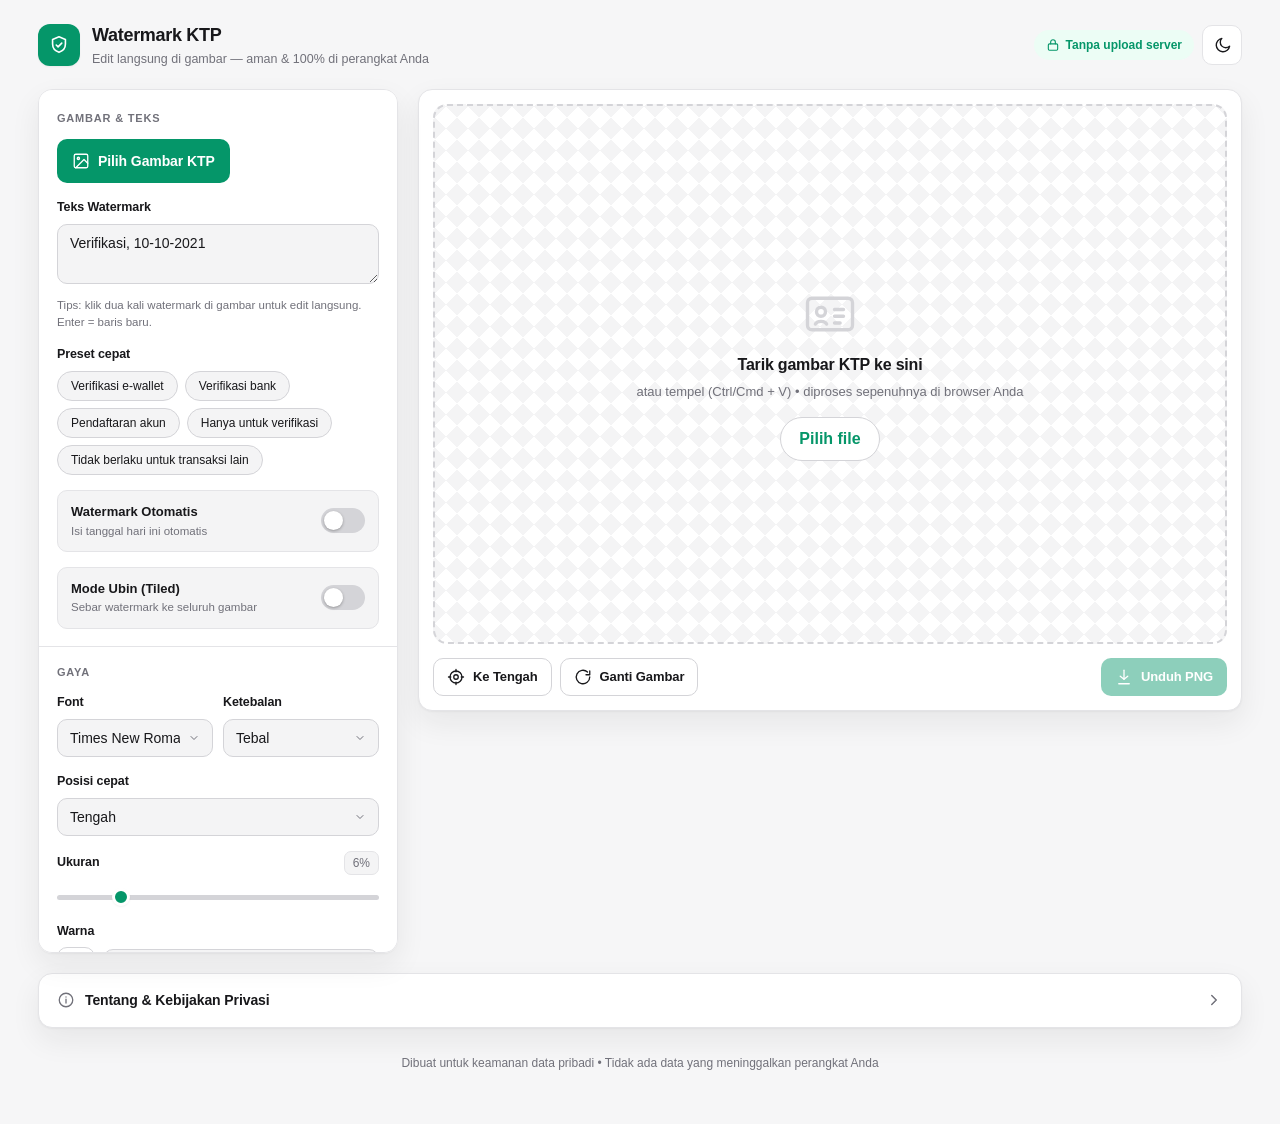
<file: src/tools/html/watermark-ktp.html>
<!DOCTYPE html>
<html lang="id">
<head>
<meta charset="UTF-8">
<meta name="viewport" content="width=device-width, initial-scale=1.0, maximum-scale=5.0, user-scalable=yes">
<meta name="color-scheme" content="light dark">
<title>Watermark KTP — Editor Watermark Aman & Privat</title>
<meta name="description" content="Tambahkan watermark pada scan KTP. Edit langsung di gambar: geser, putar, ubah ukuran. 100% diproses di browser Anda.">
<style>
  /* ============================================================
     Design system — single locked accent (emerald) on a neutral zinc base.
     Radius scale: panels 14px · inputs/buttons 10px · pills full · swatches 8px.
     Shadows tinted to the background hue (no pure-black drop shadows).
     Icons: inline SVG (stroke 1.75) — inlined for offline/privacy (no network).
     ============================================================ */
  :root{
    --bg:#f6f6f7; --panel:#ffffff; --panel-2:#f4f4f5; --ink:#18181b; --muted:#71717a;
    --line:#e4e4e7; --line-strong:#d4d4d8;
    --accent:#059669; --accent-press:#047857; --accent-soft:#ecfdf5; --accent-ink:#ffffff;
    --danger:#dc2626; --danger-soft:#fef2f2;
    --sel:#059669; --handle:#ffffff;
    --shadow-sm:0 1px 2px rgba(24,24,27,.05);
    --shadow:0 1px 2px rgba(24,24,27,.04), 0 12px 30px rgba(24,24,27,.07);
    --r-card:14px; --r:10px;
  }
  html[data-theme="dark"]{
    --bg:#0a0a0b; --panel:#141416; --panel-2:#1d1d20; --ink:#fafafa; --muted:#a1a1aa;
    --line:#27272a; --line-strong:#3f3f46;
    --accent:#10b981; --accent-press:#34d399; --accent-soft:#0c2a22; --accent-ink:#06231b;
    --danger:#f87171; --danger-soft:#2a1416;
    --sel:#10b981;
    --shadow-sm:0 1px 2px rgba(0,0,0,.4);
    --shadow:0 1px 2px rgba(0,0,0,.4), 0 16px 40px rgba(0,0,0,.5);
  }
  *{box-sizing:border-box; -webkit-tap-highlight-color:transparent}
  html,body{margin:0; padding:0}
  body{font-family:-apple-system,BlinkMacSystemFont,"Segoe UI",Roboto,Helvetica,Arial,sans-serif;
    background:var(--bg); color:var(--ink); line-height:1.5; -webkit-font-smoothing:antialiased; min-height:100vh}
  a{color:var(--accent)}
  svg{display:block}
  .wrap{max-width:1240px; margin:0 auto; padding:22px 18px 100px}
  @media (min-width:861px){ .wrap{padding-bottom:52px} }

  header.top{display:flex; align-items:center; justify-content:space-between; gap:14px; margin-bottom:20px; flex-wrap:wrap}
  .brand{display:flex; align-items:center; gap:12px}
  .brand .logo{width:42px; height:42px; border-radius:12px; background:var(--accent); display:grid; place-items:center; box-shadow:var(--shadow-sm)}
  .brand .logo svg{width:22px; height:22px; color:#fff}
  .brand h1{font-size:18px; margin:0; letter-spacing:-.3px; font-weight:650}
  .brand p{font-size:12.5px; margin:1px 0 0; color:var(--muted)}
  .top-actions{display:flex; gap:8px; align-items:center}
  .chip{display:inline-flex; align-items:center; gap:6px; font-size:12px; color:var(--accent); background:var(--accent-soft);
    padding:6px 12px; border-radius:999px; font-weight:600; white-space:nowrap}
  .chip svg{width:14px; height:14px}
  @media (max-width:520px){ .chip{display:none} }
  .icon-btn{width:40px; height:40px; border-radius:var(--r); border:1px solid var(--line); background:var(--panel); color:var(--ink); cursor:pointer; display:grid; place-items:center; transition:.15s}
  .icon-btn svg{width:19px; height:19px}
  .icon-btn:hover{border-color:var(--line-strong); background:var(--panel-2)}
  .ico-sun{display:none}
  html[data-theme="dark"] .ico-sun{display:block}
  html[data-theme="dark"] .ico-moon{display:none}

  .layout{display:grid; grid-template-columns:360px 1fr; gap:20px; align-items:start}
  .stagecol{min-width:0}
  @media (min-width:861px){ .controlcol{order:1; position:sticky; top:18px; max-height:calc(100vh - 36px); overflow:auto; overscroll-behavior:contain} .stagecol{order:2} }
  @media (max-width:860px){ .layout{grid-template-columns:1fr; gap:14px} .stagecol{order:1} .controlcol{order:2} }

  .panel{background:var(--panel); border:1px solid var(--line); border-radius:var(--r-card); box-shadow:var(--shadow)}
  .controls{padding:18px}
  .sec-title{font-size:11px; text-transform:uppercase; letter-spacing:.8px; color:var(--muted); margin:2px 0 13px; font-weight:700}
  .field{margin-bottom:15px}
  .field:last-child{margin-bottom:0}
  label.lbl{display:block; font-size:12.5px; font-weight:600; margin-bottom:7px; letter-spacing:-.1px}
  .hint{font-size:11.5px; color:var(--muted); margin-top:6px; line-height:1.45}
  input[type=text], textarea, select{width:100%; border:1px solid var(--line-strong); background:var(--panel-2); color:var(--ink);
    border-radius:var(--r); padding:10px 12px; font-size:14px; font-family:inherit; outline:none; transition:.15s}
  textarea{resize:vertical; min-height:60px}
  input[type=text]:focus, textarea:focus, select:focus{border-color:var(--accent); box-shadow:0 0 0 3px var(--accent-soft)}
  select{appearance:none; background-image:url("data:image/svg+xml,%3Csvg xmlns='http://www.w3.org/2000/svg' width='12' height='12' viewBox='0 0 24 24' fill='none' stroke='%2371717a' stroke-width='2' stroke-linecap='round' stroke-linejoin='round'%3E%3Cpath d='M6 9l6 6 6-6'/%3E%3C/svg%3E"); background-repeat:no-repeat; background-position:right 12px center; padding-right:32px}
  .row{display:grid; grid-template-columns:1fr 1fr; gap:10px}
  .switch-row{display:flex; align-items:center; justify-content:space-between; gap:10px; padding:11px 13px; border:1px solid var(--line); border-radius:var(--r); background:var(--panel-2)}
  .switch-row .txt{font-size:13px; font-weight:600}
  .switch-row .txt small{display:block; font-weight:400; color:var(--muted); font-size:11.5px; margin-top:1px}
  .switch{position:relative; width:44px; height:25px; flex:0 0 auto}
  .switch input{opacity:0; width:0; height:0; position:absolute}
  .switch .track{position:absolute; inset:0; background:var(--line-strong); border-radius:999px; transition:.18s; cursor:pointer}
  .switch .track::before{content:""; position:absolute; width:19px; height:19px; left:3px; top:3px; background:#fff; border-radius:50%; transition:.18s; box-shadow:0 1px 3px rgba(0,0,0,.3)}
  .switch input:checked + .track{background:var(--accent)}
  .switch input:checked + .track::before{transform:translateX(19px)}

  .range-head{display:flex; justify-content:space-between; align-items:center; margin-bottom:8px}
  .range-head .val{font-size:12px; color:var(--muted); font-variant-numeric:tabular-nums; background:var(--panel-2); padding:2px 8px; border-radius:7px; border:1px solid var(--line)}
  input[type=range]{width:100%; -webkit-appearance:none; appearance:none; height:5px; background:var(--line-strong); border-radius:999px; outline:none; margin:6px 0}
  input[type=range]::-webkit-slider-thumb{-webkit-appearance:none; width:18px; height:18px; border-radius:50%; background:var(--accent); cursor:pointer; border:3px solid var(--panel); box-shadow:var(--shadow-sm)}
  input[type=range]::-moz-range-thumb{width:16px; height:16px; border-radius:50%; background:var(--accent); cursor:pointer; border:3px solid var(--panel)}

  .color-field{display:flex; gap:8px; align-items:center}
  .color-field input[type=color]{width:44px; height:42px; padding:0; border:1px solid var(--line-strong); border-radius:var(--r); background:none; cursor:pointer}
  .swatches{display:flex; gap:7px; margin-top:9px; flex-wrap:wrap}
  .swatch{width:24px; height:24px; border-radius:8px; cursor:pointer; border:1px solid rgba(0,0,0,.14); transition:.12s}
  .swatch:hover{transform:scale(1.12)}

  .presets{display:flex; flex-wrap:wrap; gap:7px}
  .preset{font-size:12px; padding:7px 13px; border-radius:999px; border:1px solid var(--line-strong); background:var(--panel-2); color:var(--ink); cursor:pointer; transition:.15s}
  .preset:hover{border-color:var(--accent); color:var(--accent); background:var(--accent-soft)}

  .divider{height:1px; background:var(--line); margin:17px -18px}

  .btns{display:grid; grid-template-columns:1fr 1fr; gap:10px}
  .btn{display:inline-flex; align-items:center; justify-content:center; gap:8px; padding:12px 14px; border-radius:var(--r); font-size:14px; font-weight:600; cursor:pointer; border:1px solid transparent; transition:.15s; font-family:inherit; letter-spacing:-.1px}
  .btn svg{width:18px; height:18px; flex:0 0 auto}
  .btn-primary{background:var(--accent); color:var(--accent-ink)}
  .btn-primary:hover{background:var(--accent-press)}
  .btn:disabled{opacity:.45; cursor:not-allowed}
  .btn-ghost{background:var(--panel); color:var(--danger); border-color:var(--line-strong)}
  .btn-ghost:hover{background:var(--danger-soft); border-color:var(--danger)}
  .btn-wide{grid-column:1 / -1}
  .btn-sec{background:var(--panel); color:var(--ink); border-color:var(--line-strong)}
  .btn-sec:hover{background:var(--panel-2); border-color:var(--accent)}

  /* Stage */
  .stage-wrap{padding:14px}
  .stage{position:relative; border:2px dashed var(--line-strong); border-radius:var(--r-card);
    background:
      linear-gradient(45deg,var(--panel-2) 25%,transparent 25%) 0 0/22px 22px,
      linear-gradient(-45deg,var(--panel-2) 25%,transparent 25%) 0 0/22px 22px,
      linear-gradient(45deg,transparent 75%,var(--panel-2) 75%) 0 0/22px 22px,
      linear-gradient(-45deg,transparent 75%,var(--panel-2) 75%) 0 0/22px 22px;
    min-height:60vh; display:grid; place-items:center; overflow:hidden; transition:.15s; touch-action:none}
  @media (max-width:860px){ .stage{min-height:52vh} }
  .stage.drag-over{border-color:var(--accent); background:var(--accent-soft)}
  .stage.has-image{min-height:auto; border-style:solid; border-color:var(--line); padding:6px}
  .empty{text-align:center; color:var(--muted); padding:34px 20px; pointer-events:none}
  .empty .big{color:var(--line-strong); margin:0 auto 12px}
  .empty .big svg{width:54px; height:54px; margin:0 auto}
  .empty h3{margin:0 0 5px; font-size:16px; color:var(--ink); letter-spacing:-.2px}
  .empty p{margin:0; font-size:13px}
  .empty .browse{display:inline-block; margin-top:16px; pointer-events:auto; color:var(--accent); font-weight:600; cursor:pointer; border:1px solid var(--line-strong); padding:9px 18px; border-radius:999px; background:var(--panel); transition:.15s}
  .empty .browse:hover{border-color:var(--accent); background:var(--accent-soft)}
  canvas#view{display:block; max-width:100%; border-radius:9px; box-shadow:0 8px 30px rgba(24,24,27,.16); touch-action:none}
  html[data-theme="dark"] canvas#view{box-shadow:0 8px 30px rgba(0,0,0,.5)}
  .stage-tip{position:absolute; left:50%; bottom:11px; transform:translateX(-50%); font-size:11px; color:var(--muted); background:var(--panel); padding:5px 13px; border-radius:999px; border:1px solid var(--line); box-shadow:var(--shadow-sm); white-space:nowrap; max-width:94%; overflow:hidden; text-overflow:ellipsis}
  @media (max-width:520px){ .stage-tip{font-size:10px} }

  #inlineEdit{position:absolute; transform:translate(-50%,-50%); z-index:20; display:none;
    border:2px solid var(--sel); border-radius:8px; background:rgba(255,255,255,.97); color:#111;
    padding:6px 8px; font-family:inherit; text-align:center; line-height:1.2; resize:none; outline:none;
    box-shadow:var(--shadow); min-width:120px}

  .toolbar{display:flex; gap:8px; padding:0 14px 14px; flex-wrap:wrap; align-items:center}
  .toolbar .btn{flex:0 0 auto; padding:9px 13px; font-size:13px}
  .spacer{flex:1 1 auto}
  @media (max-width:520px){ .toolbar .lbl-txt{display:none} }

  details.info{margin-top:20px; background:var(--panel); border:1px solid var(--line); border-radius:var(--r-card); box-shadow:var(--shadow); overflow:hidden}
  details.info > summary{cursor:pointer; padding:16px 18px; font-weight:600; font-size:14px; list-style:none; display:flex; align-items:center; gap:10px; letter-spacing:-.1px}
  details.info > summary::-webkit-details-marker{display:none}
  details.info > summary .lead{width:18px; height:18px; color:var(--muted)}
  details.info > summary .arr{margin-left:auto; transition:.2s; color:var(--muted); width:18px; height:18px}
  details.info[open] > summary .arr{transform:rotate(90deg)}
  .info-body{padding:0 18px 18px; font-size:13.5px}
  .info-body h4{margin:16px 0 7px; font-size:13.5px; letter-spacing:-.1px}
  .info-body ul{margin:6px 0; padding-left:20px}
  .info-body li{margin:5px 0}
  .info-grid{display:grid; grid-template-columns:1fr 1fr; gap:18px}
  @media (max-width:620px){ .info-grid{grid-template-columns:1fr} }
  .lock-callout{display:flex; gap:12px; align-items:flex-start; background:var(--accent-soft); border:1px solid color-mix(in srgb,var(--accent) 28%,transparent); border-radius:var(--r); padding:13px 15px; margin-top:8px}
  .lock-callout svg{width:20px; height:20px; color:var(--accent); flex:0 0 auto; margin-top:1px}
  .lock-callout p{margin:0; font-size:13px}
  footer{text-align:center; margin-top:26px; font-size:12px; color:var(--muted)}
  .visually-hidden{position:absolute; width:1px; height:1px; overflow:hidden; clip:rect(0 0 0 0)}

  .mobilebar{position:fixed; left:0; right:0; bottom:0; z-index:40; display:none; gap:10px; padding:10px 14px calc(10px + env(safe-area-inset-bottom));
    background:color-mix(in srgb,var(--panel) 92%,transparent); backdrop-filter:blur(10px); border-top:1px solid var(--line)}
  .mobilebar .btn{flex:1}
  @media (max-width:860px){ .mobilebar{display:flex} }

  .toast{position:fixed; left:50%; bottom:84px; transform:translateX(-50%) translateY(20px); background:var(--ink); color:var(--bg); padding:11px 18px; border-radius:999px; font-size:13px; font-weight:600; opacity:0; pointer-events:none; transition:.25s; z-index:60; box-shadow:var(--shadow)}
  .toast.show{opacity:1; transform:translateX(-50%) translateY(0)}
  @media (min-width:861px){ .toast{bottom:28px} }
</style>
</head>
<body>
<div class="wrap">
  <header class="top">
    <div class="brand">
      <div class="logo" aria-hidden="true">
        <svg viewBox="0 0 24 24" fill="none" stroke="currentColor" stroke-width="1.75" stroke-linecap="round" stroke-linejoin="round"><path d="M12 3l7 3v5c0 4.6-3 7.7-7 9-4-1.3-7-4.4-7-9V6l7-3z"/><path d="M9 12l2 2 4-4"/></svg>
      </div>
      <div>
        <h1>Watermark KTP</h1>
        <p>Edit langsung di gambar — aman &amp; 100% di perangkat Anda</p>
      </div>
    </div>
    <div class="top-actions">
      <span class="chip"><svg viewBox="0 0 24 24" fill="none" stroke="currentColor" stroke-width="1.9" stroke-linecap="round" stroke-linejoin="round"><rect x="4" y="10" width="16" height="11" rx="2"/><path d="M8 10V7a4 4 0 0 1 8 0v3"/></svg>Tanpa upload server</span>
      <button class="icon-btn" id="themeBtn" title="Ganti tema" aria-label="Ganti tema">
        <svg class="ico-moon" viewBox="0 0 24 24" fill="none" stroke="currentColor" stroke-width="1.75" stroke-linecap="round" stroke-linejoin="round"><path d="M21 12.8A8.5 8.5 0 1 1 11.2 3a6.5 6.5 0 0 0 9.8 9.8z"/></svg>
        <svg class="ico-sun" viewBox="0 0 24 24" fill="none" stroke="currentColor" stroke-width="1.75" stroke-linecap="round" stroke-linejoin="round"><circle cx="12" cy="12" r="4"/><path d="M12 2v2M12 20v2M4.9 4.9l1.4 1.4M17.7 17.7l1.4 1.4M2 12h2M20 12h2M4.9 19.1l1.4-1.4M17.7 6.3l1.4-1.4"/></svg>
      </button>
    </div>
  </header>

  <div class="layout">
    <!-- STAGE -->
    <section class="panel stagecol" aria-label="Pratinjau">
      <div class="stage-wrap">
        <div class="stage" id="stage">
          <div class="empty" id="empty">
            <div class="big"><svg viewBox="0 0 24 24" fill="none" stroke="currentColor" stroke-width="1.5" stroke-linecap="round" stroke-linejoin="round"><rect x="2" y="5" width="20" height="14" rx="2"/><circle cx="8" cy="11" r="2"/><path d="M5.5 16.5c.6-1.6 4.4-1.6 5 0M14 10h4M14 13h4M14 16h2.5"/></svg></div>
            <h3>Tarik gambar KTP ke sini</h3>
            <p>atau tempel (Ctrl/Cmd + V) • diproses sepenuhnya di browser Anda</p>
            <span class="browse" id="browseLink">Pilih file</span>
          </div>
          <canvas id="view" style="display:none"></canvas>
          <textarea id="inlineEdit" rows="1" spellcheck="false"></textarea>
          <div class="stage-tip" id="stageTip" style="display:none">Seret untuk pindah • bulatan atas untuk putar • sudut untuk ubah ukuran • klik 2x untuk edit teks</div>
        </div>
      </div>
      <div class="toolbar">
        <button class="btn btn-sec" id="centerBtn"><svg viewBox="0 0 24 24" fill="none" stroke="currentColor" stroke-width="1.75" stroke-linecap="round" stroke-linejoin="round"><circle cx="12" cy="12" r="8"/><circle cx="12" cy="12" r="3"/><path d="M12 2v3M12 19v3M2 12h3M19 12h3"/></svg><span class="lbl-txt">Ke Tengah</span></button>
        <button class="btn btn-sec" id="changeBtn"><svg viewBox="0 0 24 24" fill="none" stroke="currentColor" stroke-width="1.75" stroke-linecap="round" stroke-linejoin="round"><path d="M21 12a9 9 0 1 1-3-6.7"/><path d="M21 4v5h-5"/></svg><span class="lbl-txt">Ganti Gambar</span></button>
        <div class="spacer"></div>
        <button class="btn btn-primary" id="downloadBtn2" disabled><svg viewBox="0 0 24 24" fill="none" stroke="currentColor" stroke-width="1.75" stroke-linecap="round" stroke-linejoin="round"><path d="M12 3v12"/><path d="M7 11l5 4 5-4"/><path d="M5 21h14"/></svg>Unduh PNG</button>
      </div>
    </section>

    <!-- CONTROLS -->
    <aside class="panel controls controlcol" aria-label="Pengaturan watermark">
      <div class="sec-title">Gambar &amp; Teks</div>

      <div class="field">
        <button class="btn btn-primary btn-wide" id="pickBtn"><svg viewBox="0 0 24 24" fill="none" stroke="currentColor" stroke-width="1.75" stroke-linecap="round" stroke-linejoin="round"><rect x="3" y="3" width="18" height="18" rx="2"/><circle cx="8.5" cy="8.5" r="1.5"/><path d="M21 15l-5-5L5 21"/></svg>Pilih Gambar KTP</button>
        <input type="file" id="fileInput" accept="image/*" class="visually-hidden">
      </div>

      <div class="field">
        <label class="lbl" for="wmText">Teks Watermark</label>
        <textarea id="wmText" placeholder="Contoh: Verifikasi e-wallet, 10-10-2021">Verifikasi, 10-10-2021</textarea>
        <div class="hint">Tips: klik dua kali watermark di gambar untuk edit langsung. Enter = baris baru.</div>
      </div>

      <div class="field">
        <label class="lbl">Preset cepat</label>
        <div class="presets" id="presets"></div>
      </div>

      <div class="field">
        <div class="switch-row">
          <div class="txt">Watermark Otomatis<small>Isi tanggal hari ini otomatis</small></div>
          <label class="switch"><input type="checkbox" id="autoDate"><span class="track"></span></label>
        </div>
      </div>
      <div class="field">
        <div class="switch-row">
          <div class="txt">Mode Ubin (Tiled)<small>Sebar watermark ke seluruh gambar</small></div>
          <label class="switch"><input type="checkbox" id="tiled"><span class="track"></span></label>
        </div>
      </div>

      <div class="divider"></div>
      <div class="sec-title">Gaya</div>

      <div class="field row">
        <div>
          <label class="lbl" for="font">Font</label>
          <select id="font">
            <option value="Arial, sans-serif">Arial</option>
            <option value="'Times New Roman', serif" selected>Times New Roman</option>
            <option value="'Courier New', monospace">Courier New</option>
            <option value="Georgia, serif">Georgia</option>
            <option value="'Trebuchet MS', sans-serif">Trebuchet MS</option>
            <option value="Verdana, sans-serif">Verdana</option>
            <option value="Impact, sans-serif">Impact</option>
          </select>
        </div>
        <div>
          <label class="lbl" for="weight">Ketebalan</label>
          <select id="weight">
            <option value="normal">Normal</option>
            <option value="bold" selected>Tebal</option>
          </select>
        </div>
      </div>

      <div class="field">
        <label class="lbl" for="posSelect">Posisi cepat</label>
        <select id="posSelect">
          <option value="center" selected>Tengah</option>
          <option value="top-left">Kiri Atas</option>
          <option value="top-right">Kanan Atas</option>
          <option value="bottom-left">Kiri Bawah</option>
          <option value="bottom-right">Kanan Bawah</option>
          <option value="" disabled>Kustom (digeser manual)</option>
        </select>
      </div>

      <div class="field">
        <div class="range-head"><label class="lbl" for="size" style="margin:0">Ukuran</label><span class="val" id="sizeVal">6%</span></div>
        <input type="range" id="size" min="2" max="24" step="0.5" value="6">
      </div>

      <div class="field">
        <label class="lbl" for="color">Warna</label>
        <div class="color-field">
          <input type="color" id="color" value="#ff0000">
          <input type="text" id="colorHex" value="#ff0000" spellcheck="false">
        </div>
        <div class="swatches" id="swatches"></div>
      </div>

      <div class="field">
        <div class="range-head"><label class="lbl" for="rotate" style="margin:0">Rotasi</label><span class="val" id="rotateVal">-30°</span></div>
        <input type="range" id="rotate" min="-180" max="180" step="1" value="-30">
      </div>

      <div class="field">
        <div class="range-head"><label class="lbl" for="opacity" style="margin:0">Transparansi</label><span class="val" id="opacityVal">55%</span></div>
        <input type="range" id="opacity" min="5" max="100" step="1" value="55">
      </div>

      <div class="divider"></div>
      <div class="btns">
        <button class="btn btn-ghost" id="resetBtn"><svg viewBox="0 0 24 24" fill="none" stroke="currentColor" stroke-width="1.75" stroke-linecap="round" stroke-linejoin="round"><path d="M3 12a9 9 0 1 0 3-6.7"/><path d="M3 4v5h5"/></svg>Reset</button>
        <button class="btn btn-primary" id="downloadBtn" disabled><svg viewBox="0 0 24 24" fill="none" stroke="currentColor" stroke-width="1.75" stroke-linecap="round" stroke-linejoin="round"><path d="M12 3v12"/><path d="M7 11l5 4 5-4"/><path d="M5 21h14"/></svg>Unduh</button>
      </div>
    </aside>
  </div>

  <details class="info">
    <summary>
      <svg class="lead" viewBox="0 0 24 24" fill="none" stroke="currentColor" stroke-width="1.75" stroke-linecap="round" stroke-linejoin="round"><circle cx="12" cy="12" r="9"/><path d="M12 11v5M12 8h.01"/></svg>
      Tentang &amp; Kebijakan Privasi
      <svg class="arr" viewBox="0 0 24 24" fill="none" stroke="currentColor" stroke-width="2" stroke-linecap="round" stroke-linejoin="round"><path d="M9 6l6 6-6 6"/></svg>
    </summary>
    <div class="info-body">
      <p>Watermark KTP adalah alat berbasis web gratis dan aman untuk menambahkan watermark pada scan KTP Anda. Watermark berupa teks berisi tanggal dan tujuan scan KTP — misalnya <em>"Verifikasi e-wallet, 10-10-2021"</em> — untuk mencegah penyalahgunaan dan penipuan data.</p>
      <div class="lock-callout">
        <svg viewBox="0 0 24 24" fill="none" stroke="currentColor" stroke-width="1.8" stroke-linecap="round" stroke-linejoin="round"><rect x="4" y="10" width="16" height="11" rx="2"/><path d="M8 10V7a4 4 0 0 1 8 0v3"/></svg>
        <p><strong>Privasi penuh.</strong> Semua proses berjalan 100% di sisi Anda (client-side). Tidak ada gambar yang pernah dikirim keluar dari browser Anda — tidak ada server, upload, atau penyimpanan.</p>
      </div>
      <div class="info-grid">
        <div>
          <h4>Cara pakai</h4>
          <ul>
            <li>Tarik / pilih / tempel gambar KTP.</li>
            <li><strong>Seret</strong> watermark untuk memindahkan.</li>
            <li>Tarik <strong>bulatan di atas</strong> untuk memutar.</li>
            <li>Tarik <strong>sudut kotak</strong> untuk mengubah ukuran.</li>
            <li><strong>Klik dua kali</strong> watermark untuk mengedit teks.</li>
            <li>Unduh sebagai PNG resolusi penuh.</li>
          </ul>
        </div>
        <div>
          <h4>Kebijakan Privasi</h4>
          <ul>
            <li>Tidak pernah menjual atau menyalahgunakan data KTP siapa pun.</li>
            <li>Tidak ada file yang dikirim keluar dari browser Anda.</li>
            <li>Semua pemrosesan dilakukan sepenuhnya di perangkat Anda.</li>
            <li>Berkomitmen pada keamanan data pribadi di dunia digital.</li>
          </ul>
        </div>
      </div>
    </div>
  </details>

  <footer>Dibuat untuk keamanan data pribadi • Tidak ada data yang meninggalkan perangkat Anda</footer>
</div>

<div class="mobilebar">
  <button class="btn btn-sec" id="pickBtnM"><svg viewBox="0 0 24 24" fill="none" stroke="currentColor" stroke-width="1.75" stroke-linecap="round" stroke-linejoin="round"><rect x="3" y="3" width="18" height="18" rx="2"/><circle cx="8.5" cy="8.5" r="1.5"/><path d="M21 15l-5-5L5 21"/></svg>Gambar</button>
  <button class="btn btn-primary" id="downloadBtnM" disabled><svg viewBox="0 0 24 24" fill="none" stroke="currentColor" stroke-width="1.75" stroke-linecap="round" stroke-linejoin="round"><path d="M12 3v12"/><path d="M7 11l5 4 5-4"/><path d="M5 21h14"/></svg>Unduh PNG</button>
</div>
<div class="toast" id="toast"></div>

<script>
(function(){
  "use strict";
  const $ = id => document.getElementById(id);
  const els = {
    fileInput:$("fileInput"), pickBtn:$("pickBtn"), pickBtnM:$("pickBtnM"), browseLink:$("browseLink"),
    stage:$("stage"), empty:$("empty"), canvas:$("view"), stageTip:$("stageTip"), inlineEdit:$("inlineEdit"),
    wmText:$("wmText"), autoDate:$("autoDate"), tiled:$("tiled"),
    font:$("font"), weight:$("weight"), posSelect:$("posSelect"),
    size:$("size"), sizeVal:$("sizeVal"), color:$("color"), colorHex:$("colorHex"), swatches:$("swatches"),
    rotate:$("rotate"), rotateVal:$("rotateVal"), opacity:$("opacity"), opacityVal:$("opacityVal"),
    resetBtn:$("resetBtn"), downloadBtn:$("downloadBtn"), downloadBtn2:$("downloadBtn2"), downloadBtnM:$("downloadBtnM"),
    centerBtn:$("centerBtn"), changeBtn:$("changeBtn"), presets:$("presets"), themeBtn:$("themeBtn"), toast:$("toast")
  };
  const ctx = els.canvas.getContext("2d");
  const PI = Math.PI;
  const clamp = (v,a,b) => Math.min(b, Math.max(a, v));

  const DEFAULTS = { text:"Verifikasi, 10-10-2021", font:"'Times New Roman', serif", weight:"bold",
    size:6, color:"#ff0000", rotate:-30, opacity:55 };
  const state = { img:null, nW:0, nH:0, scale:1, posX:0.5, posY:0.5,
    geo:null, mode:null, startDist:0, startSize:0, editing:false, _mdx:0, _mdy:0 };

  const PRESETS = ["Verifikasi e-wallet","Verifikasi bank","Pendaftaran akun","Hanya untuk verifikasi","Tidak berlaku untuk transaksi lain"];
  const SWATCHES = ["#ff0000","#000000","#ffffff","#1d4ed8","#059669","#f59e0b","#db2777","#9ca3af"];

  function toast(m){ els.toast.textContent = m; els.toast.classList.add("show");
    clearTimeout(toast._t); toast._t = setTimeout(() => els.toast.classList.remove("show"), 1900); }
  function todayStr(){ const d = new Date(), p = n => String(n).padStart(2,"0");
    return p(d.getDate()) + "-" + p(d.getMonth()+1) + "-" + d.getFullYear(); }

  /* ---- preset + swatch UI ---- */
  PRESETS.forEach(p => {
    const b = document.createElement("button");
    b.className = "preset"; b.type = "button"; b.textContent = p;
    b.addEventListener("click", () => {
      const date = els.autoDate.checked ? todayStr() : "10-10-2021";
      els.wmText.value = p + ", " + date; render();
    });
    els.presets.appendChild(b);
  });
  SWATCHES.forEach(c => {
    const s = document.createElement("span");
    s.className = "swatch"; s.style.background = c; s.title = c;
    s.addEventListener("click", () => { els.color.value = c; els.colorHex.value = c; render(); });
    els.swatches.appendChild(s);
  });

  /* ---- theme ---- */
  function applyTheme(t){
    document.documentElement.setAttribute("data-theme", t);
    try{ localStorage.setItem("wmktp-theme", t); }catch(e){}
  }
  (function initTheme(){
    let t = "light";
    try{ t = localStorage.getItem("wmktp-theme") || (matchMedia("(prefers-color-scheme: dark)").matches ? "dark" : "light"); }catch(e){}
    applyTheme(t);
  })();
  els.themeBtn.addEventListener("click", () =>
    applyTheme(document.documentElement.getAttribute("data-theme") === "dark" ? "light" : "dark"));

  /* ---- file load ---- */
  function loadFile(file){
    if(!file || !file.type.startsWith("image/")){ toast("File harus berupa gambar"); return; }
    const r = new FileReader();
    r.onload = e => {
      const img = new Image();
      img.onload = () => {
        state.img = img; state.nW = img.naturalWidth; state.nH = img.naturalHeight;
        state.posX = 0.5; state.posY = 0.5;
        els.empty.style.display = "none"; els.canvas.style.display = "block"; els.stage.classList.add("has-image");
        els.stageTip.style.display = els.tiled.checked ? "none" : "block";
        [els.downloadBtn, els.downloadBtn2, els.downloadBtnM].forEach(b => b.disabled = false);
        layout(); render(); toast("Gambar dimuat");
      };
      img.onerror = () => toast("Gagal memuat gambar");
      img.src = e.target.result;
    };
    r.readAsDataURL(file);
  }
  const openPicker = () => els.fileInput.click();
  [els.pickBtn, els.pickBtnM, els.browseLink, els.changeBtn].forEach(b => b && b.addEventListener("click", openPicker));
  els.fileInput.addEventListener("change", e => { if(e.target.files[0]) loadFile(e.target.files[0]); els.fileInput.value = ""; });
  ["dragenter","dragover"].forEach(ev => els.stage.addEventListener(ev, e => { e.preventDefault(); els.stage.classList.add("drag-over"); }));
  ["dragleave","drop"].forEach(ev => els.stage.addEventListener(ev, e => { e.preventDefault(); if(ev !== "dragleave" || e.target === els.stage) els.stage.classList.remove("drag-over"); }));
  els.stage.addEventListener("drop", e => { const f = e.dataTransfer.files[0]; if(f) loadFile(f); });
  window.addEventListener("paste", e => {
    const items = e.clipboardData && e.clipboardData.items; if(!items) return;
    for(const it of items){ if(it.type.startsWith("image/")){ loadFile(it.getAsFile()); break; } }
  });

  /* ---- layout: fill stage, export stays full-res ---- */
  function layout(){
    if(!state.img) return;
    const MAXRES = 2200;
    let rs = Math.min(MAXRES/state.nW, MAXRES/state.nH, 1); if(!isFinite(rs) || rs <= 0) rs = 1;
    const cw = Math.round(state.nW*rs), ch = Math.round(state.nH*rs);
    els.canvas.width = cw; els.canvas.height = ch; state.scale = rs;
    const availW = Math.max(els.stage.clientWidth - 28, 120);
    const availH = Math.max(window.innerHeight*0.72, 340);
    let ds = Math.min(availW/cw, availH/ch); if(!isFinite(ds) || ds <= 0) ds = 1; ds = Math.min(ds, 4);
    els.canvas.style.width = Math.round(cw*ds) + "px";
    els.canvas.style.height = Math.round(ch*ds) + "px";
  }
  window.addEventListener("resize", () => { if(state.img){ layout(); render(); if(state.editing) positionEditor(); } });

  /* ---- watermark geometry + drawing ---- */
  function geometry(c, scale){
    const lines = (els.wmText.value || "").split("\n");
    const fontPx = (parseFloat(els.size.value)/100) * state.nH * scale;
    c.font = els.weight.value + " " + fontPx + "px " + els.font.value;
    let maxW = 0; lines.forEach(l => { maxW = Math.max(maxW, c.measureText(l || " ").width); });
    const lineH = fontPx*1.18, h = lines.length*lineH;
    return { lines, fontPx, lineH, w:maxW, h,
      angle: parseFloat(els.rotate.value)*PI/180,
      cx: state.posX*c.canvas.width, cy: state.posY*c.canvas.height };
  }
  function drawText(c, g){
    c.save();
    c.globalAlpha = parseFloat(els.opacity.value)/100; c.fillStyle = els.color.value;
    c.font = els.weight.value + " " + g.fontPx + "px " + els.font.value;
    c.textAlign = "center"; c.textBaseline = "middle";
    c.translate(g.cx, g.cy); c.rotate(g.angle);
    const startY = -((g.lines.length-1)*g.lineH)/2;
    g.lines.forEach((ln,i) => c.fillText(ln, 0, startY + i*g.lineH));
    c.restore();
  }
  function drawTiled(c){
    const g = geometry(c, c === ctx ? state.scale : 1);
    c.save();
    c.globalAlpha = parseFloat(els.opacity.value)/100; c.fillStyle = els.color.value;
    c.font = els.weight.value + " " + g.fontPx + "px " + els.font.value;
    c.textAlign = "center"; c.textBaseline = "middle";
    const gapX = Math.max(g.w, g.fontPx*4)*1.5, gapY = Math.max(g.h, g.fontPx*2)*2.4;
    const W = c.canvas.width, H = c.canvas.height, diag = Math.sqrt(W*W + H*H);
    c.translate(W/2, H/2); c.rotate(g.angle);
    for(let y = -diag; y < diag; y += gapY) for(let x = -diag; x < diag; x += gapX){
      c.save(); c.translate(x, y);
      const sy = -((g.lines.length-1)*g.lineH)/2;
      g.lines.forEach((ln,i) => c.fillText(ln, 0, sy + i*g.lineH));
      c.restore();
    }
    c.restore();
  }

  function pxRatio(){ const r = els.canvas.getBoundingClientRect(); return r.width ? els.canvas.width/r.width : 1; }
  function boxOf(g){ const pad = g.fontPx*0.35; return { bw: g.w + pad*2, bh: g.h + pad*2 }; }
  function cssVar(name, fallback){ const v = getComputedStyle(document.documentElement).getPropertyValue(name).trim(); return v || fallback; }

  function drawSelection(g){
    if(state.editing) return;
    const pr = pxRatio(), { bw, bh } = boxOf(g);
    const rot = Math.max(30*pr, g.fontPx*0.9), hs = 6.5*pr, lw = 1.6*pr;
    ctx.save(); ctx.translate(g.cx, g.cy); ctx.rotate(g.angle);
    ctx.strokeStyle = cssVar("--sel", "#059669"); ctx.lineWidth = lw;
    ctx.setLineDash([6*pr, 4*pr]); ctx.strokeRect(-bw/2, -bh/2, bw, bh); ctx.setLineDash([]);
    ctx.beginPath(); ctx.moveTo(0, -bh/2); ctx.lineTo(0, -bh/2 - rot); ctx.stroke();
    const corners = [[-bw/2,-bh/2],[bw/2,-bh/2],[bw/2,bh/2],[-bw/2,bh/2]];
    ctx.fillStyle = cssVar("--handle", "#ffffff");
    corners.forEach(p => { ctx.beginPath(); ctx.arc(p[0], p[1], hs, 0, 2*PI); ctx.fill(); ctx.stroke(); });
    ctx.beginPath(); ctx.arc(0, -bh/2 - rot, hs*1.15, 0, 2*PI); ctx.fill(); ctx.stroke();
    ctx.restore();
  }

  function render(){
    if(!state.img) return;
    ctx.clearRect(0, 0, els.canvas.width, els.canvas.height);
    ctx.drawImage(state.img, 0, 0, els.canvas.width, els.canvas.height);
    if(els.tiled.checked){ drawTiled(ctx); state.geo = null; return; }
    const g = geometry(ctx, state.scale); state.geo = g; drawText(ctx, g); drawSelection(g);
  }

  /* ---- pointer interaction (move / rotate / resize) ---- */
  function ptr(e){
    const r = els.canvas.getBoundingClientRect();
    const sx = els.canvas.width/r.width, sy = els.canvas.height/r.height;
    const cx = (e.touches ? e.touches[0].clientX : e.clientX) - r.left;
    const cy = (e.touches ? e.touches[0].clientY : e.clientY) - r.top;
    return { x: cx*sx, y: cy*sy };
  }
  function toLocal(p, g){
    const dx = p.x - g.cx, dy = p.y - g.cy, c = Math.cos(-g.angle), s = Math.sin(-g.angle);
    return { x: dx*c - dy*s, y: dx*s + dy*c };
  }
  function hitTest(p){
    const g = state.geo; if(!g) return null;
    const pr = pxRatio(), { bw, bh } = boxOf(g), rot = Math.max(30*pr, g.fontPx*0.9), hr = 14*pr;
    const L = toLocal(p, g);
    if(Math.hypot(L.x - 0, L.y - (-bh/2 - rot)) <= hr*1.2) return "rotate";
    const corners = [[-bw/2,-bh/2],[bw/2,-bh/2],[bw/2,bh/2],[-bw/2,bh/2]];
    for(const cnr of corners){ if(Math.hypot(L.x - cnr[0], L.y - cnr[1]) <= hr) return "resize"; }
    if(Math.abs(L.x) <= bw/2 && Math.abs(L.y) <= bh/2) return "move";
    return null;
  }
  function setCursorFor(p){
    if(els.tiled.checked || state.editing){ els.canvas.style.cursor = "default"; return; }
    const h = hitTest(p);
    els.canvas.style.cursor = h === "rotate" ? "grab" : h === "resize" ? "nwse-resize" : h === "move" ? "move" : "default";
  }
  function down(e){
    if(!state.img || els.tiled.checked || state.editing) return;
    const p = ptr(e), h = hitTest(p); if(!h) return;
    e.preventDefault(); state.mode = h; const g = state.geo;
    if(h === "move"){ const L = toLocal(p, g); state._mdx = L.x; state._mdy = L.y; }
    else if(h === "resize"){ state.startDist = Math.hypot(p.x - g.cx, p.y - g.cy) || 1; state.startSize = parseFloat(els.size.value); }
  }
  function move(e){
    if(!state.img) return;
    if(!state.mode){ if(!('ontouchstart' in window)) setCursorFor(ptr(e)); return; }
    e.preventDefault(); const p = ptr(e), g = state.geo;
    if(state.mode === "move"){
      const c = Math.cos(g.angle), s = Math.sin(g.angle);
      const offX = state._mdx*c - state._mdy*s, offY = state._mdx*s + state._mdy*c;
      state.posX = clamp((p.x - offX)/els.canvas.width, 0, 1);
      state.posY = clamp((p.y - offY)/els.canvas.height, 0, 1);
      markCustom();
    } else if(state.mode === "rotate"){
      let deg = Math.atan2(p.y - g.cy, p.x - g.cx)*180/PI + 90;
      if(deg > 180) deg -= 360; if(deg < -180) deg += 360;
      els.rotate.value = Math.round(deg); els.rotateVal.textContent = Math.round(deg) + "\u00b0";
    } else if(state.mode === "resize"){
      const d = Math.hypot(p.x - g.cx, p.y - g.cy);
      const ns = clamp(state.startSize*(d/state.startDist), 2, 24);
      els.size.value = ns.toFixed(1); els.sizeVal.textContent = Math.round(ns) + "%";
    }
    render();
  }
  function up(){ state.mode = null; }
  els.canvas.addEventListener("mousedown", down);
  window.addEventListener("mousemove", move);
  window.addEventListener("mouseup", up);
  els.canvas.addEventListener("touchstart", down, { passive:false });
  window.addEventListener("touchmove", move, { passive:false });
  window.addEventListener("touchend", up);
  els.canvas.addEventListener("mousemove", e => { if(!state.mode) setCursorFor(ptr(e)); });

  function markCustom(){ els.posSelect.value = ""; }

  /* ---- inline text editing ---- */
  function positionEditor(){
    const g = state.geo; if(!g) return;
    const r = els.canvas.getBoundingClientRect(), sr = els.stage.getBoundingClientRect();
    const cssX = g.cx*(r.width/els.canvas.width), cssY = g.cy*(r.height/els.canvas.height);
    els.inlineEdit.style.left = (r.left - sr.left + cssX) + "px";
    els.inlineEdit.style.top  = (r.top  - sr.top  + cssY) + "px";
    els.inlineEdit.style.fontSize = Math.max(13, g.fontPx*(r.width/els.canvas.width)) + "px";
    els.inlineEdit.style.fontFamily = els.font.value;
    els.inlineEdit.style.fontWeight = els.weight.value;
    els.inlineEdit.style.color = els.color.value;
  }
  function openEditor(){
    if(!state.img || els.tiled.checked) return;
    state.editing = true; render();
    els.inlineEdit.value = els.wmText.value;
    els.inlineEdit.rows = Math.max(1, els.wmText.value.split("\n").length);
    positionEditor(); els.inlineEdit.style.display = "block";
    els.inlineEdit.focus(); els.inlineEdit.select();
  }
  function commitEditor(){
    if(!state.editing) return;
    els.wmText.value = els.inlineEdit.value;
    els.inlineEdit.style.display = "none"; state.editing = false; render();
  }
  els.canvas.addEventListener("dblclick", openEditor);
  let lastTap = 0;
  els.canvas.addEventListener("touchend", e => {
    const now = Date.now();
    if(now - lastTap < 300){ openEditor(); e.preventDefault(); }
    lastTap = now;
  });
  els.inlineEdit.addEventListener("input", () => {
    els.wmText.value = els.inlineEdit.value;
    els.inlineEdit.rows = Math.max(1, els.inlineEdit.value.split("\n").length);
  });
  els.inlineEdit.addEventListener("blur", commitEditor);
  els.inlineEdit.addEventListener("keydown", e => {
    if(e.key === "Enter" && !e.shiftKey){ e.preventDefault(); commitEditor(); }
    if(e.key === "Escape"){ els.inlineEdit.style.display = "none"; state.editing = false; render(); }
  });

  /* ---- keyboard nudge ---- */
  window.addEventListener("keydown", e => {
    if(!state.img || els.tiled.checked || state.editing) return;
    if(document.activeElement && /TEXTAREA|INPUT|SELECT/.test(document.activeElement.tagName)) return;
    const step = e.shiftKey ? 0.05 : 0.01; let used = true;
    if(e.key === "ArrowLeft") state.posX = clamp(state.posX - step, 0, 1);
    else if(e.key === "ArrowRight") state.posX = clamp(state.posX + step, 0, 1);
    else if(e.key === "ArrowUp") state.posY = clamp(state.posY - step, 0, 1);
    else if(e.key === "ArrowDown") state.posY = clamp(state.posY + step, 0, 1);
    else used = false;
    if(used){ markCustom(); render(); e.preventDefault(); }
  });

  /* ---- position presets ---- */
  function applyPos(v){
    const m = 0.12, map = { center:[.5,.5], "top-left":[m,m], "top-right":[1-m,m], "bottom-left":[m,1-m], "bottom-right":[1-m,1-m] };
    if(map[v]){ state.posX = map[v][0]; state.posY = map[v][1]; render(); }
  }
  els.posSelect.addEventListener("change", e => applyPos(e.target.value));
  els.centerBtn.addEventListener("click", () => { els.posSelect.value = "center"; applyPos("center"); });

  /* ---- control bindings ---- */
  els.size.addEventListener("input", () => { els.sizeVal.textContent = Math.round(parseFloat(els.size.value)) + "%"; render(); });
  els.rotate.addEventListener("input", () => { els.rotateVal.textContent = els.rotate.value + "\u00b0"; render(); });
  els.opacity.addEventListener("input", () => { els.opacityVal.textContent = els.opacity.value + "%"; render(); });
  els.wmText.addEventListener("input", render);
  els.font.addEventListener("change", render);
  els.weight.addEventListener("change", render);
  els.tiled.addEventListener("change", () => {
    els.stageTip.style.display = els.tiled.checked ? "none" : (state.img ? "block" : "none");
    if(state.editing) commitEditor(); render();
  });
  els.color.addEventListener("input", () => { els.colorHex.value = els.color.value; render(); });
  els.colorHex.addEventListener("input", () => {
    if(/^#([0-9a-f]{3}|[0-9a-f]{6})$/i.test(els.colorHex.value)){ els.color.value = els.colorHex.value; render(); }
  });
  els.autoDate.addEventListener("change", () => {
    if(els.autoDate.checked){
      const re = /\d{1,2}-\d{1,2}-\d{2,4}/;
      els.wmText.value = re.test(els.wmText.value)
        ? els.wmText.value.replace(re, todayStr())
        : (els.wmText.value.trim() + ", " + todayStr());
      render();
    }
  });
  els.resetBtn.addEventListener("click", () => {
    els.wmText.value = DEFAULTS.text; els.font.value = DEFAULTS.font; els.weight.value = DEFAULTS.weight;
    els.size.value = DEFAULTS.size; els.sizeVal.textContent = DEFAULTS.size + "%";
    els.color.value = DEFAULTS.color; els.colorHex.value = DEFAULTS.color;
    els.rotate.value = DEFAULTS.rotate; els.rotateVal.textContent = DEFAULTS.rotate + "\u00b0";
    els.opacity.value = DEFAULTS.opacity; els.opacityVal.textContent = DEFAULTS.opacity + "%";
    els.tiled.checked = false; els.autoDate.checked = false; els.posSelect.value = "center";
    state.posX = .5; state.posY = .5;
    els.stageTip.style.display = state.img ? "block" : "none";
    render(); toast("Pengaturan direset");
  });

  /* ---- download (full resolution) ---- */
  function download(){
    if(!state.img) return;
    if(state.editing) commitEditor();
    const off = document.createElement("canvas");
    off.width = state.nW; off.height = state.nH;
    const octx = off.getContext("2d");
    octx.drawImage(state.img, 0, 0, state.nW, state.nH);
    if(els.tiled.checked){ drawTiled(octx); } else { drawText(octx, geometry(octx, 1)); }
    off.toBlob(b => {
      const u = URL.createObjectURL(b), a = document.createElement("a");
      a.href = u; a.download = "ktp-watermark.png";
      document.body.appendChild(a); a.click(); a.remove();
      setTimeout(() => URL.revokeObjectURL(u), 1000); toast("Gambar diunduh");
    }, "image/png");
  }
  [els.downloadBtn, els.downloadBtn2, els.downloadBtnM].forEach(b => b && b.addEventListener("click", download));
})();
</script>
</body>
</html>
</file>
